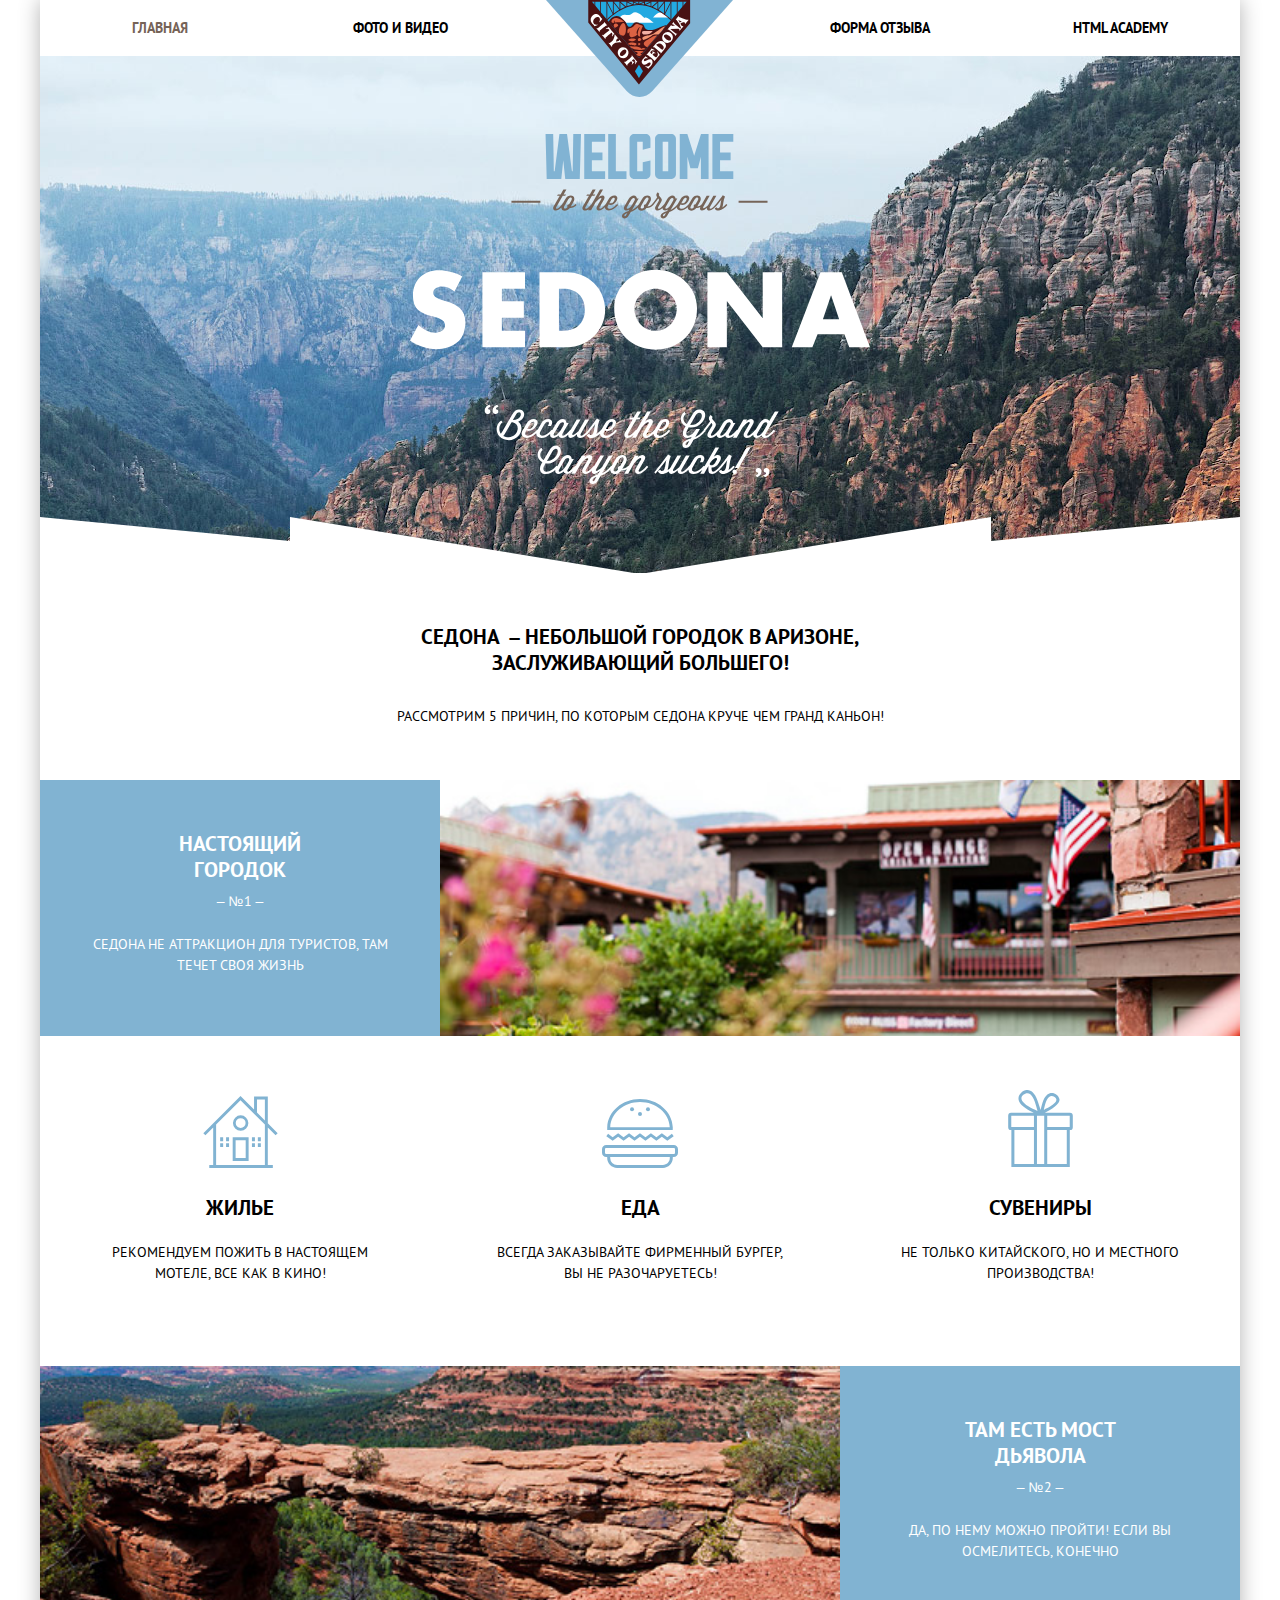
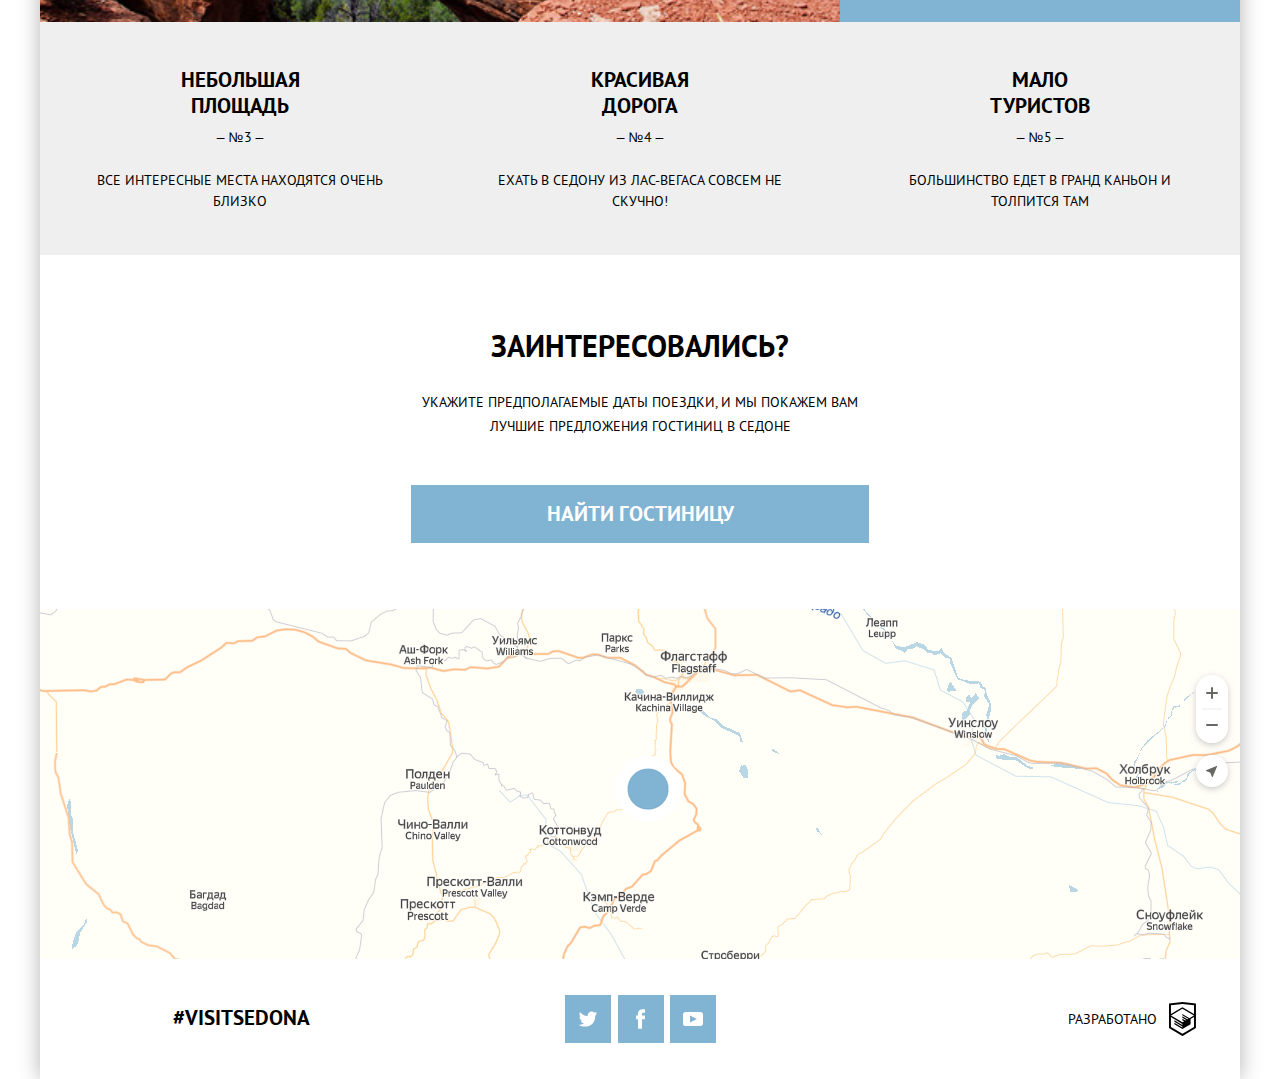
<file: index.html>
<!DOCTYPE HTML><html lang="ru"><head><meta charset="utf-8"><meta name="viewport" content="width=device-width,initial-scale=1"><title>Sedona</title><link rel="stylesheet" href="css/style.min.css"><link rel="preload" href="fonts/ptsans.woff2" as="font"><link rel="preload" href="fonts/ptsansbold.woff2" as="font"><script src="js/picturefill.min.js"></script></head><body><div style="display: none"><svg xmlns="http://www.w3.org/2000/svg" xmlns:xlink="http://www.w3.org/1999/xlink"><symbol id="sprite-icon-facebook" viewbox="0 0 8.672 18.944"><path d="M6.275 3.356h2.398V0H5.795C2.656.181 1.54 2.387 1.948 6.114H0v3.518h1.959v9.312h3.837V9.632h2.857V6.114H5.787c-.022-1.045-.037-2.405.488-2.758z"></path></symbol><symbol id="sprite-icon-like" viewbox="0 0 22 20"><path d="M12.383 3.646l-.637 2.929L11.219 9H19.9v2l.001.058L17 18H8V8.029l.014-.015 4.369-4.368M2 10v8-8M13.2 0L6.6 6.6c-.4.3-.6.8-.6 1.4v10c0 1.1.9 2 2 2h9c.8 0 1.5-.5 1.8-1.2l3-7.1c.1-.2.1-.5.1-.7V9h.1c0-1.1-.9-2-2-2h-6.3l1-4.6v-.3c0-.4-.2-.8-.4-1.1l-1.1-1zM4 8H0v12h4V8zm18 1v.044V9z"></path></symbol><symbol id="sprite-icon-mail" viewbox="0 0 16 16"><path d="M8 10c-.266 0-.5-.094-1-.336L0 6v7c0 .55.45 1 1 1h14c.55 0 1-.45 1-1V6L9 9.664c-.5.242-.734.336-1 .336zm7-8H1c-.55 0-1 .45-1 1v.758l8 4.205 8-4.205V3c0-.55-.45-1-1-1z"></path></symbol><symbol id="sprite-icon-phone" viewbox="0 0 18 18"><path fill="#010101" d="M3.6 7.8c1.4 2.8 3.8 5.1 6.6 6.6l2.2-2.2c.3-.3.699-.4 1-.2 1.1.4 2.3.6 3.6.6.6 0 1 .4 1 1V17c0 .6-.4 1-1 1C7.6 18 0 10.4 0 1c0-.6.4-1 1-1h3.5c.6 0 1 .4 1 1 0 1.2.2 2.4.6 3.6.1.3 0 .7-.2 1L3.6 7.8z"></path></symbol><symbol id="sprite-icon-twitter" viewbox="0 0 17.5 14.663"><path fill-rule="evenodd" clip-rule="evenodd" d="M11.283.153c1.736-.484 3.074.264 3.685 1.15.694-.225 1.372-.47 2.072-.69-.004.841-.538 1.478-.883 1.728.704.165 1.343-.481 1.343-.481-.175.977-1.035 1.746-1.611 1.977-.239 6.592-3.272 10.956-10.382 10.823h-.46c-.422 0-4.29-.45-5.047-1.843 2.341.192 4.011-.412 4.835-1.15-.989-.293-2.761-.464-3.07-2.881.362.105.583.223 1.228.117C1.757 8.067.385 7.366.461 5.218c.294.319 1.1.523 1.381.461C1.117 5.444-.188 2.398.921.843 2.794 2.655 4.769 4.364 8.29 4.528c.216-2.24 1.171-3.74 2.993-4.375z"></path></symbol><symbol id="sprite-icon-video-fullscreen" viewbox="0 0 20 20"><g><path d="M0 0v6h3V3h3V0H3zM3 14H0v6h6v-3H3zM17 0h-3v3h3v3h3V0zM17 17h-3v3h6v-6h-3z"></path></g></symbol><symbol id="sprite-icon-video-replay" viewbox="0 0 16 20"><path d="M8 4V0L3 5l5 5V6c3.315 0 6 2.686 6 6s-2.685 6-6 6-6-2.686-6-6H0c0 4.42 3.58 8 8 8s8-3.58 8-8-3.58-8-8-8z"></path></symbol><symbol id="sprite-icon-video-subtitles" viewbox="0 0 32 20"><path d="M29 0H3C1.35 0 0 1.35 0 3v14c0 1.65 1.35 3 3 3h26c1.65 0 3-1.35 3-3V3c0-1.65-1.35-3-3-3zM14.403 15.854a8.61 8.61 0 0 1-1.678.164 5.986 5.986 0 0 1-1.976-.323c-.623-.214-1.172-.562-1.646-1.041s-.852-1.103-1.133-1.868c-.28-.766-.419-1.695-.419-2.786 0-1.134.157-2.085.471-2.851.315-.768.723-1.384 1.224-1.854a4.53 4.53 0 0 1 1.679-1.008 5.86 5.86 0 0 1 1.852-.307c.66 0 1.22.045 1.678.134.457.087.835.192 1.133.313l-.448 1.92a3.332 3.332 0 0 0-.902-.265A8.244 8.244 0 0 0 12.973 6c-.915 0-1.649.325-2.206.977-.558.651-.836 1.663-.836 3.031 0 .598.067 1.142.199 1.632.132.493.334.913.603 1.26.271.349.607.619 1.01.812.402.193.867.29 1.396.29.496 0 .915-.049 1.257-.148.342-.099.639-.227.893-.38l.463 1.841c-.354.249-.803.43-1.349.539zm8.698 0a8.618 8.618 0 0 1-1.678.164 5.986 5.986 0 0 1-1.976-.323c-.623-.214-1.172-.562-1.646-1.041s-.852-1.103-1.133-1.868c-.281-.767-.421-1.695-.421-2.786 0-1.134.157-2.085.471-2.851.314-.768.723-1.384 1.223-1.854a4.526 4.526 0 0 1 1.68-1.008 5.858 5.858 0 0 1 1.851-.307c.661 0 1.221.045 1.678.134a6.05 6.05 0 0 1 1.133.313l-.446 1.918a3.314 3.314 0 0 0-.901-.265A8.569 8.569 0 0 0 21.67 6c-.915 0-1.649.325-2.206.977-.558.651-.836 1.663-.836 3.031 0 .598.067 1.142.199 1.632.132.493.334.913.603 1.26.271.349.606.619 1.009.812.402.193.868.29 1.396.29.497 0 .915-.049 1.257-.148.342-.099.64-.227.894-.38l.463 1.841c-.353.249-.803.43-1.348.539z"></path></symbol><symbol id="sprite-icon-youtube" viewbox="0 0 19.979 14.015"><path d="M17.145 0H2.835A2.842 2.842 0 0 0 0 2.835v8.345a2.842 2.842 0 0 0 2.835 2.835h14.31a2.842 2.842 0 0 0 2.835-2.835V2.835A2.844 2.844 0 0 0 17.145 0zM7.036 10.392V3.623l6.769 3.384-6.769 3.385z"></path></symbol><symbol id="sprite-logo-htmlacademy" viewbox="0 0 26.943 34.09"><path d="M13.62.017L13.472 0 0 1.412v24.661l13.473 8.017 13.43-7.99.042-.025V1.412L13.62.017zm11.399 12.11L13.495 5.334l-.001-.104-.087.05-.088-.056v.109L1.925 12.118V3.147l11.548-1.212L25.02 3.147v8.98zm-11.614-5.34L24.923 13.5l-4.479 2.64-7.093-4.221-.014 1.415 5.904 3.513-.86.507-5.03-2.992-.014 1.415 3.827 2.275-.782.523-3.031-1.787-.014 1.413 1.853 1.091-1.8 1.081-11.356-6.751 11.371-6.835zm-11.48 8.34l11.411 6.791.016 1.044-7.942-4.728-.015 1.416 7.979 4.795.018 1.076-7.973-4.74-.013 1.414 8.021 4.822.046.025 8.143-4.872-.011-5.177 3.415-2.036v10.021L13.472 31.85 1.925 24.979v-9.852z"></path></symbol></svg></div><div class="page-container"><header class="page-header"><a class="page-header__link-home" href=""><picture><source media="(min-width: 1200px)" srcset="img/logo-sedona-desktop.svg"><source media="(min-width: 768px)" srcset="img/logo-sedona-tablet.svg"><img class="page-header__logo-img" src="img/logo-sedona-mobile.svg" width="102" height="83" alt="Логотип Седоны"></picture></a><nav class="page-header__site-nav site-nav"><button class="site-nav__toggle" type="button"><span class="visually-hidden">Открыть меню</span></button><ul class="site-nav__list site-nav__list--nojs"><li class="site-nav__item"><a href="" class="site-nav__link site-nav__link--active">Главная</a></li><li class="site-nav__item"><a href="gallery.html" class="site-nav__link">Фото и видео</a></li><li class="site-nav__item"><a href="form.html" class="site-nav__link">Форма отзыва</a></li><li class="site-nav__item"><a href="https://htmlacademy.ru/" class="site-nav__link">HTMl Academy</a></li></ul></nav></header><main class="page-main"><section class="page-main__welcome-image welcome-image welcome-image--index"><h1 class="visually-hidden">Седона</h1><img class="welcome-image__text welcome-image__text--index" src="img/text-sedona-index.svg" width="320" height="389" alt="Добро пожаловать в Седону!"><picture><source media="(min-width: 1200px)" srcset="img/bg-intro-triangle-desktop.svg"><source media="(min-width: 768px)" srcset="img/bg-intro-triangle-tablet.svg"><img class="welcome-image__triangle" src="img/bg-intro-triangle-mobile.svg" alt=""></picture></section><article class="page-main__advantages advantages"><header class="advantages__list"><h2 class="advantages__title advantages__title--margin advantages__title--main title">Седона&nbsp; &ndash; небольшой городок в&nbsp;Аризоне, заслуживающий большего!</h2><p class="advantages__subtitle advantages__subtitle--tall subtitle">Рассмотрим 5 причин, по которым Седона круче чем Гранд Каньон!</p><img class="advantages__triangle" src="img/bg-triangle.svg" alt=""></header><section class="advantages__item"><div class="advantages__wrapper advantages__wrapper--city"><header class="advantages__box advantages__box--large-padding"><h3 class="advantages__title advantages__title--white title">Настоящий городок</h3><p class="advantages__number advantages__number--white subtitle">&ndash; №1 &ndash;</p><p class="advantages__subtitle advantages__subtitle--white subtitle">Седона не аттракцион для туристов, там течет своя жизнь</p></header><div class="advantages__img-box advantages__img-box--city"></div></div><ul class="advantages__features features"><li class="features__item features__item--housing"><h4 class="features__title title">Жилье</h4><p class="features__subtitle subtitle">Рекомендуем пожить в настоящем мотеле, все как в кино!</p></li><li class="features__item features__item--souvenirs"><h4 class="features__title title">Сувениры</h4><p class="features__subtitle subtitle">Не только китайского, но и местного производства!</p></li><li class="features__item features__item--food"><h4 class="features__title title">Еда</h4><p class="features__subtitle subtitle">Всегда заказывайте фирменный бургер, вы не разочаруетесь!</p></li></ul></section><section class="advantages__item advantages__wrapper advantages__wrapper--bridge"><header class="advantages__box"><h3 class="advantages__title advantages__title--white title">Там есть мост дьявола</h3><p class="advantages__number advantages__number--white subtitle">&ndash; №2 &ndash;</p><p class="advantages__subtitle advantages__subtitle--white subtitle">Да, по нему можно пройти! Если вы осмелитесь, конечно</p></header><div class="advantages__img-box advantages__img-box--bridge"></div></section><section class="advantages__wrapper advantages__wrapper--white"><div class="advantages__box advantages__box--list"><h3 class="advantages__title title">Небольшая площадь</h3><p class="advantages__number subtitle">&ndash; №3 &ndash;</p><p class="advantages__subtitle subtitle">Все интересные места находятся очень близко</p></div><div class="advantages__box advantages__box--list"><h3 class="advantages__title title">Красивая дорога</h3><p class="advantages__number subtitle">&ndash; №4 &ndash;</p><p class="advantages__subtitle subtitle">Ехать в Седону из Лас-Вегаса совсем не скучно!</p></div><div class="advantages__box advantages__box--list"><h3 class="advantages__title title">Мало туристов</h3><p class="advantages__number subtitle">&ndash; №5 &ndash;</p><p class="advantages__subtitle subtitle">Большинство едет в Гранд Каньон и толпится там</p></div></section><section class="page-main__hotels hotels"><h3 class="visually-hidden">Найти гостиницу в Седоне</h3><h3 class="hotels__title title">Заинтересовались?</h3><p class="hotels__subtitle subtitle">Укажите предполагаемые даты поездки, и мы покажем вам лучшие предложения гостиниц в Седоне</p><a href="" class="hotels__link button">Найти гостиницу</a></section><section class="page-main__map map" id="map"></section><h3 class="visually-hidden">Местонахождение седоны</h3></article></main><footer class="page-footer"><div class="page-footer__hashtag"><b class="page-footer__text">#visitsedona</b></div><ul class="page-footer__social social"><li class="social__item"><a href="" class="social__link social__link--twitter" title="Мы в Twitter">Мы в Twitter <svg class="social__icon" width="18px" height="48px"><use xlink:href="#sprite-icon-twitter"></use></svg></a></li><li class="social__item"><a href="" class="social__link social__link--facebook" title="Мы в Facebook">Мы в Facebook <svg class="social__icon" width="9px" height="48px"><use xlink:href="#sprite-icon-facebook"></use></svg></a></li><li class="social__item"><a href="" class="social__link social__link--youtube" title="Мы на Youtube">Мы на Youtube <svg class="social__icon" width="20" height="48px"><use xlink:href="#sprite-icon-youtube"></use></svg></a></li></ul><div class="page-footer__copyright copyright"><p class="copyright__title title">Разработано <a href="" class="copyright__link" title="HTML Academy">HTML Academy <svg class="copyright__logo" xmlns="http://www.w3.org/2000/svg" width="26.943" height="34.09" viewBox="0 0 26.943 34.09" fill="#000000"><path d="M13.62.017L13.472 0 0 1.412v24.661l13.473 8.017 13.43-7.99.042-.025V1.412L13.62.017zm11.399 12.11L13.495 5.334l-.001-.104-.087.05-.088-.056v.109L1.925 12.118V3.147l11.548-1.212L25.02 3.147v8.98zm-11.614-5.34L24.923 13.5l-4.479 2.64-7.093-4.221-.014 1.415 5.904 3.513-.86.507-5.03-2.992-.014 1.415 3.827 2.275-.782.523-3.031-1.787-.014 1.413 1.853 1.091-1.8 1.081-11.356-6.751 11.371-6.835zm-11.48 8.34l11.411 6.791.016 1.044-7.942-4.728-.015 1.416 7.979 4.795.018 1.076-7.973-4.74-.013 1.414 8.021 4.822.046.025 8.143-4.872-.011-5.177 3.415-2.036v10.021L13.472 31.85 1.925 24.979v-9.852z"></path></svg></a></p></div></footer></div><script src="js/menu.min.js"></script><script src="https://api-maps.yandex.ru/2.1/?apikey=<657c3613-3e92-4ed3-84ad-1b334bb57334>&lang=ru_RU" type="text/javascript"></script><script src="js/ymap.min.js"></script><script src="js/svg4everybody.min.js"></script><script>svg4everybody();</script></body></html>
</file>
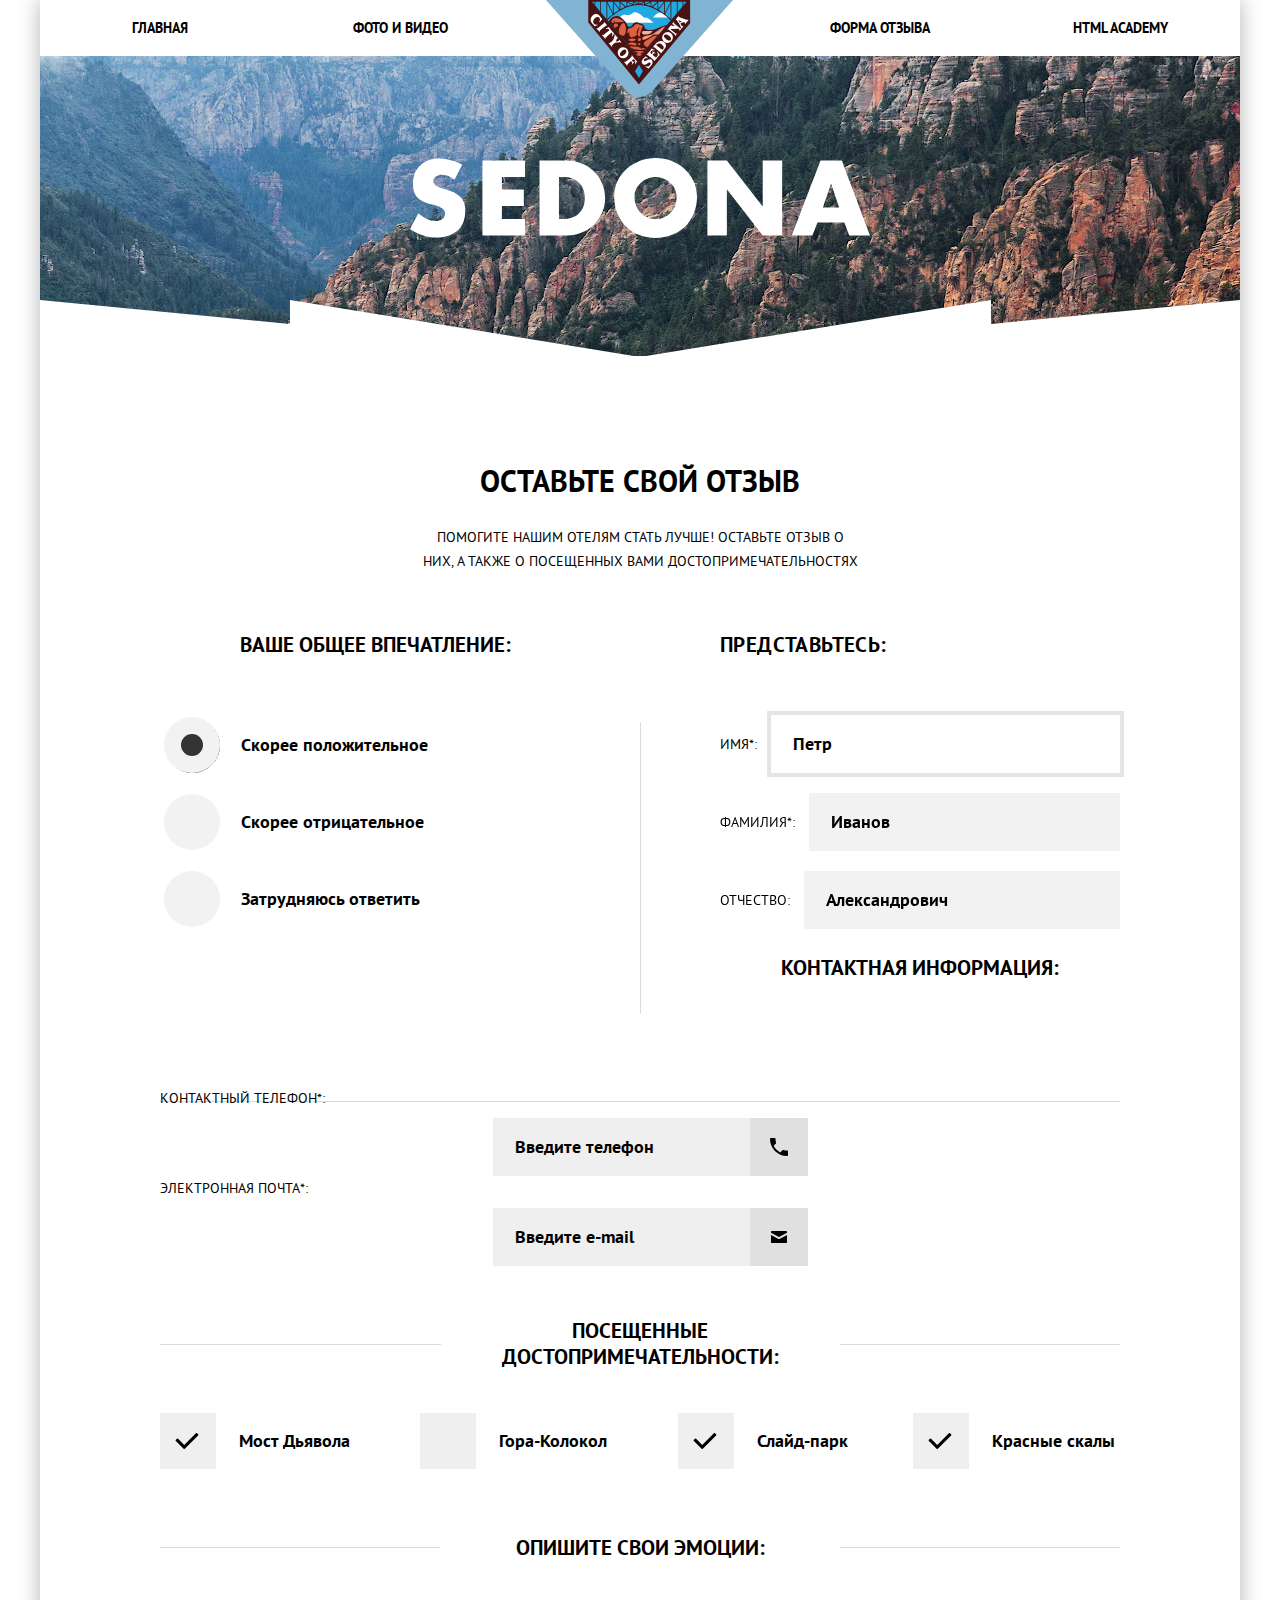
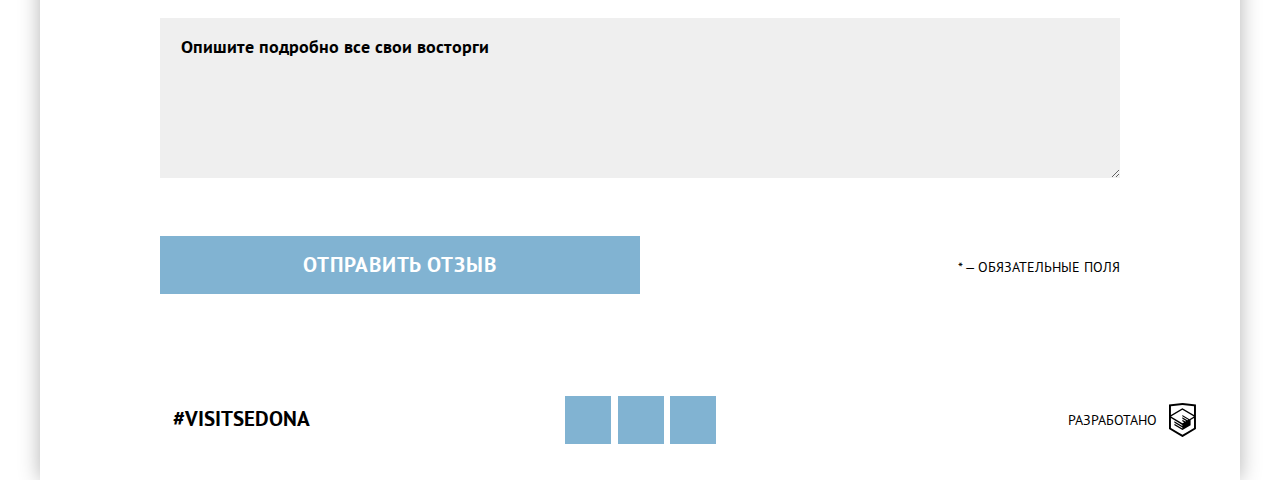
<file: form (2).html>
<!DOCTYPE HTML><html lang="ru"><head><meta charset="utf-8"><meta name="viewport" content="width=device-width,initial-scale=1"><title>Страница отзыва</title><link rel="stylesheet" href="css/style.min.css"></head><body><div style="display: none"><svg xmlns="http://www.w3.org/2000/svg" xmlns:xlink="http://www.w3.org/1999/xlink"><symbol id="sprite-icon-facebook" viewbox="0 0 8.672 18.944"><path d="M6.275 3.356h2.398V0H5.795C2.656.181 1.54 2.387 1.948 6.114H0v3.518h1.959v9.312h3.837V9.632h2.857V6.114H5.787c-.022-1.045-.037-2.405.488-2.758z"></path></symbol><symbol id="sprite-icon-like" viewbox="0 0 22 20"><path d="M12.383 3.646l-.637 2.929L11.219 9H19.9v2l.001.058L17 18H8V8.029l.014-.015 4.369-4.368M2 10v8-8M13.2 0L6.6 6.6c-.4.3-.6.8-.6 1.4v10c0 1.1.9 2 2 2h9c.8 0 1.5-.5 1.8-1.2l3-7.1c.1-.2.1-.5.1-.7V9h.1c0-1.1-.9-2-2-2h-6.3l1-4.6v-.3c0-.4-.2-.8-.4-1.1l-1.1-1zM4 8H0v12h4V8zm18 1v.044V9z"></path></symbol><symbol id="sprite-icon-mail" viewbox="0 0 16 16"><path d="M8 10c-.266 0-.5-.094-1-.336L0 6v7c0 .55.45 1 1 1h14c.55 0 1-.45 1-1V6L9 9.664c-.5.242-.734.336-1 .336zm7-8H1c-.55 0-1 .45-1 1v.758l8 4.205 8-4.205V3c0-.55-.45-1-1-1z"></path></symbol><symbol id="sprite-icon-phone" viewbox="0 0 18 18"><path fill="#010101" d="M3.6 7.8c1.4 2.8 3.8 5.1 6.6 6.6l2.2-2.2c.3-.3.699-.4 1-.2 1.1.4 2.3.6 3.6.6.6 0 1 .4 1 1V17c0 .6-.4 1-1 1C7.6 18 0 10.4 0 1c0-.6.4-1 1-1h3.5c.6 0 1 .4 1 1 0 1.2.2 2.4.6 3.6.1.3 0 .7-.2 1L3.6 7.8z"></path></symbol><symbol id="sprite-icon-twitter" viewbox="0 0 17.5 14.663"><path fill-rule="evenodd" clip-rule="evenodd" d="M11.283.153c1.736-.484 3.074.264 3.685 1.15.694-.225 1.372-.47 2.072-.69-.004.841-.538 1.478-.883 1.728.704.165 1.343-.481 1.343-.481-.175.977-1.035 1.746-1.611 1.977-.239 6.592-3.272 10.956-10.382 10.823h-.46c-.422 0-4.29-.45-5.047-1.843 2.341.192 4.011-.412 4.835-1.15-.989-.293-2.761-.464-3.07-2.881.362.105.583.223 1.228.117C1.757 8.067.385 7.366.461 5.218c.294.319 1.1.523 1.381.461C1.117 5.444-.188 2.398.921.843 2.794 2.655 4.769 4.364 8.29 4.528c.216-2.24 1.171-3.74 2.993-4.375z"></path></symbol><symbol id="sprite-icon-video-fullscreen" viewbox="0 0 20 20"><g><path d="M0 0v6h3V3h3V0H3zM3 14H0v6h6v-3H3zM17 0h-3v3h3v3h3V0zM17 17h-3v3h6v-6h-3z"></path></g></symbol><symbol id="sprite-icon-video-replay" viewbox="0 0 16 20"><path d="M8 4V0L3 5l5 5V6c3.315 0 6 2.686 6 6s-2.685 6-6 6-6-2.686-6-6H0c0 4.42 3.58 8 8 8s8-3.58 8-8-3.58-8-8-8z"></path></symbol><symbol id="sprite-icon-video-subtitles" viewbox="0 0 32 20"><path d="M29 0H3C1.35 0 0 1.35 0 3v14c0 1.65 1.35 3 3 3h26c1.65 0 3-1.35 3-3V3c0-1.65-1.35-3-3-3zM14.403 15.854a8.61 8.61 0 0 1-1.678.164 5.986 5.986 0 0 1-1.976-.323c-.623-.214-1.172-.562-1.646-1.041s-.852-1.103-1.133-1.868c-.28-.766-.419-1.695-.419-2.786 0-1.134.157-2.085.471-2.851.315-.768.723-1.384 1.224-1.854a4.53 4.53 0 0 1 1.679-1.008 5.86 5.86 0 0 1 1.852-.307c.66 0 1.22.045 1.678.134.457.087.835.192 1.133.313l-.448 1.92a3.332 3.332 0 0 0-.902-.265A8.244 8.244 0 0 0 12.973 6c-.915 0-1.649.325-2.206.977-.558.651-.836 1.663-.836 3.031 0 .598.067 1.142.199 1.632.132.493.334.913.603 1.26.271.349.607.619 1.01.812.402.193.867.29 1.396.29.496 0 .915-.049 1.257-.148.342-.099.639-.227.893-.38l.463 1.841c-.354.249-.803.43-1.349.539zm8.698 0a8.618 8.618 0 0 1-1.678.164 5.986 5.986 0 0 1-1.976-.323c-.623-.214-1.172-.562-1.646-1.041s-.852-1.103-1.133-1.868c-.281-.767-.421-1.695-.421-2.786 0-1.134.157-2.085.471-2.851.314-.768.723-1.384 1.223-1.854a4.526 4.526 0 0 1 1.68-1.008 5.858 5.858 0 0 1 1.851-.307c.661 0 1.221.045 1.678.134a6.05 6.05 0 0 1 1.133.313l-.446 1.918a3.314 3.314 0 0 0-.901-.265A8.569 8.569 0 0 0 21.67 6c-.915 0-1.649.325-2.206.977-.558.651-.836 1.663-.836 3.031 0 .598.067 1.142.199 1.632.132.493.334.913.603 1.26.271.349.606.619 1.009.812.402.193.868.29 1.396.29.497 0 .915-.049 1.257-.148.342-.099.64-.227.894-.38l.463 1.841c-.353.249-.803.43-1.348.539z"></path></symbol><symbol id="sprite-icon-youtube" viewbox="0 0 19.979 14.015"><path d="M17.145 0H2.835A2.842 2.842 0 0 0 0 2.835v8.345a2.842 2.842 0 0 0 2.835 2.835h14.31a2.842 2.842 0 0 0 2.835-2.835V2.835A2.844 2.844 0 0 0 17.145 0zM7.036 10.392V3.623l6.769 3.384-6.769 3.385z"></path></symbol><symbol id="sprite-logo-htmlacademy" viewbox="0 0 26.943 34.09"><path d="M13.62.017L13.472 0 0 1.412v24.661l13.473 8.017 13.43-7.99.042-.025V1.412L13.62.017zm11.399 12.11L13.495 5.334l-.001-.104-.087.05-.088-.056v.109L1.925 12.118V3.147l11.548-1.212L25.02 3.147v8.98zm-11.614-5.34L24.923 13.5l-4.479 2.64-7.093-4.221-.014 1.415 5.904 3.513-.86.507-5.03-2.992-.014 1.415 3.827 2.275-.782.523-3.031-1.787-.014 1.413 1.853 1.091-1.8 1.081-11.356-6.751 11.371-6.835zm-11.48 8.34l11.411 6.791.016 1.044-7.942-4.728-.015 1.416 7.979 4.795.018 1.076-7.973-4.74-.013 1.414 8.021 4.822.046.025 8.143-4.872-.011-5.177 3.415-2.036v10.021L13.472 31.85 1.925 24.979v-9.852z"></path></symbol></svg></div><div class="page-container"><header class="page-header"><a class="page-header__link-home" href=""><picture><source media="(min-width: 1200px)" srcset="img/logo-sedona-desktop.svg"><source media="(min-width: 768px)" srcset="img/logo-sedona-tablet.svg"><img class="page-header__logo-img" src="img/logo-sedona-mobile.svg" width="102" height="83" alt="Логотип Седоны"></picture></a><nav class="page-header__site-nav site-nav"><button class="site-nav__toggle site-nav__toggle--opened" type="button"><span class="visually-hidden">Открыть меню</span></button><ul class="site-nav__list site-nav__list--opened"><li class="site-nav__item"><a href="" class="site-nav__link">Главная</a></li><li class="site-nav__item"><a href="" class="site-nav__link">Фото и видео</a></li><li class="site-nav__item"><a href="" class="site-nav__link">Форма отзыва</a></li><li class="site-nav__item"><a href="" class="site-nav__link">HTMl Academy</a></li></ul></nav></header><main class="page-main page-main--form"><section class="page-main__welcome-image welcome-image"><h1 class="visually-hidden">Седона</h1><img class="welcome-image__text" src="img/text-sedona.svg" width="320" height="389" alt="Добро пожаловать в Седону!"><picture><source media="(min-width: 1200px)" srcset="img/bg-intro-triangle-desktop.svg"><source media="(min-width: 768px)" srcset="img/bg-intro-triangle-tablet.svg"><img class="welcome-image__triangle" src="img/bg-intro-triangle-mobile.svg" alt="" width="320px" heigth="26px"></picture></section><article class="page-main__feedback feedback"><section class="feedback__intro"><h2 class="visually-hidden">Форма отзыва</h2><h3 class="feedback__title title">Оставьте свой отзыв</h3><p class="feedback__subtitle subtitle">Помогите нашим отелям стать лучше! Оставьте отзыв о них, а также о посещенных вами достопримечательностях</p></section><form class="feedback__form"><h3 class="visually-hidden">Поля для заполнения формы</h3><fieldset class="feedback__author author-field"><legend class="author-field__title title">Представьтесь:</legend><label class="author-field__label subtitle" for="name">Имя*: <input class="author-field__input author-field__input--name" type="text" name="name" id="name" placeholder="Петр" autofocus="" required=""></label> <label class="author-field__label subtitle" for="lastname">Фамилия*: <input class="author-field__input author-field__input--lastname" type="text" name="lastname" id="lastname" placeholder="Иванов" required=""></label> <label class="author-field__label subtitle" for="patronymic">Отчество: <input class="author-field__input author-field__input--patronymic" type="text" name="patronymic" id="patronymic" placeholder="Александрович" required=""></label></fieldset><fieldset class="feedback__contacts contacts-field"><legend class="contacts-field__title title">Контактная информация:</legend><label class="contacts-field__label subtitle">Контактный телефон*: <input class="contacts-field__input contacts-field__input--phone" type="tel" name="phone-number" placeholder="Введите телефон" required=""> <svg class="contacts-field__icon contacts-field__icon--phone" width="18px" height="18px"><use xlink:href="#sprite-icon-phone"></use></svg></label> <label class="contacts-field__label subtitle">Электронная почта*: <input class="contacts-field__input contacts-field__input--email" type="email" name="email" placeholder="Введите e-mail" required=""> <svg class="contacts-field__icon contacts-field__icon--email" width="16px" height="16px"><use xlink:href="#sprite-icon-mail"></use></svg></label></fieldset><fieldset class="feedback__impression impression-field"><legend class="impression-field__title title">Ваше общее впечатление:</legend><input class="impression-field__input" type="radio" name="impression" id="impressionChoice1" value="positive" checked=""> <label class="impression-field__label title" for="impressionChoice1">Скорее положительное</label> <input class="impression-field__input" type="radio" name="impression" id="impressionChoice2" value="negative"> <label class="impression-field__label title" for="impressionChoice2">Скорее отрицательное</label> <input class="impression-field__input" type="radio" name="impression" id="impressionChoice3" value="difficult"> <label class="impression-field__label title" for="impressionChoice3">Затрудняюсь ответить</label></fieldset><div class="feedback__attractions attractions-field"><legend class="attractions-field__title title">Посещенные<br>достопримечательности:</legend><div class="attractions-field__container"><div class="attractions-field__wrapper"><input class="attractions-field__input" type="checkbox" id="bridge" name="attractions" checked=""> <label class="attractions-field__label title" for="bridge">Мост Дьявола</label></div><div class="attractions-field__wrapper"><input class="attractions-field__input" type="checkbox" id="park" name="attractions" checked=""> <label class="attractions-field__label title" for="park">Слайд-парк</label></div><div class="attractions-field__wrapper"><input class="attractions-field__input" type="checkbox" id="mountain" name="attractions"> <label class="attractions-field__label title" for="mountain">Гора-Колокол</label></div><div class="attractions-field__wrapper"><input class="attractions-field__input" type="checkbox" id="rocks" name="attractions" checked=""> <label class="attractions-field__label title" for="rocks">Красные скалы</label></div></div></div><div class="feedback__emotions emotions-field"><legend class="emotions-field__title title">Опишите свои эмоции:</legend><textarea class="emotions-field__input" name="emotions" cols="40" rows="8">Опишите подробно все свои восторги</textarea></div><input class="feedback__submit button" type="submit" value="Отправить отзыв"><p class="feedback__note">* &ndash; Обязательные поля</p><section class="modal modal--error"><h3 class="modal__title title">Что-то пошло не так!</h3><p class="modal__subtitle subtitle">Проверьте поля, выделенные красным, скорее всего вы забыли их заполнить</p><div class="modal__wrapper-button modal__wrapper-button--error"><button class="modal__return button" type="button">ОК</button></div></section><section class="modal modal--correct"><h3 class="modal__title title">Ваш отзыв отправлен!</h3><p class="modal__subtitle modal__subtitle--correct subtitle">Спасибо за ваше участие, ваш отзыв уже поступил к нам.<br>В ближайшее время мы опубликуем его на сайте</p><div class="modal__wrapper-button modal__wrapper-button--correct"><button class="modal__submit button" type="button">Закрыть окно</button></div></section></form></article></main><footer class="page-footer"><div class="page-footer__hashtag"><b class="page-footer__text">#visitsedona</b></div><ul class="page-footer__social social"><li class="social__item"><a href="" class="social__link social__link--twitter" title="Мы в Twitter">Мы в Twitter</a></li><li class="social__item"><a href="" class="social__link social__link--facebook" title="Мы в Facebook">Мы в Facebook</a></li><li class="social__item"><a href="" class="social__link social__link--youtube" title="Мы на Youtube">Мы на Youtube</a></li></ul><div class="page-footer__copyright copyright"><p class="copyright__title title">Разработано <a href="" class="copyright__link" title="HTML Academy">HTML Academy <svg class="copyright__logo" xmlns="http://www.w3.org/2000/svg" width="26.943" height="34.09" viewBox="0 0 26.943 34.09" fill="#000000"><path d="M13.62.017L13.472 0 0 1.412v24.661l13.473 8.017 13.43-7.99.042-.025V1.412L13.62.017zm11.399 12.11L13.495 5.334l-.001-.104-.087.05-.088-.056v.109L1.925 12.118V3.147l11.548-1.212L25.02 3.147v8.98zm-11.614-5.34L24.923 13.5l-4.479 2.64-7.093-4.221-.014 1.415 5.904 3.513-.86.507-5.03-2.992-.014 1.415 3.827 2.275-.782.523-3.031-1.787-.014 1.413 1.853 1.091-1.8 1.081-11.356-6.751 11.371-6.835zm-11.48 8.34l11.411 6.791.016 1.044-7.942-4.728-.015 1.416 7.979 4.795.018 1.076-7.973-4.74-.013 1.414 8.021 4.822.046.025 8.143-4.872-.011-5.177 3.415-2.036v10.021L13.472 31.85 1.925 24.979v-9.852z"></path></svg></a></p></div></footer></div></body></html>
</file>
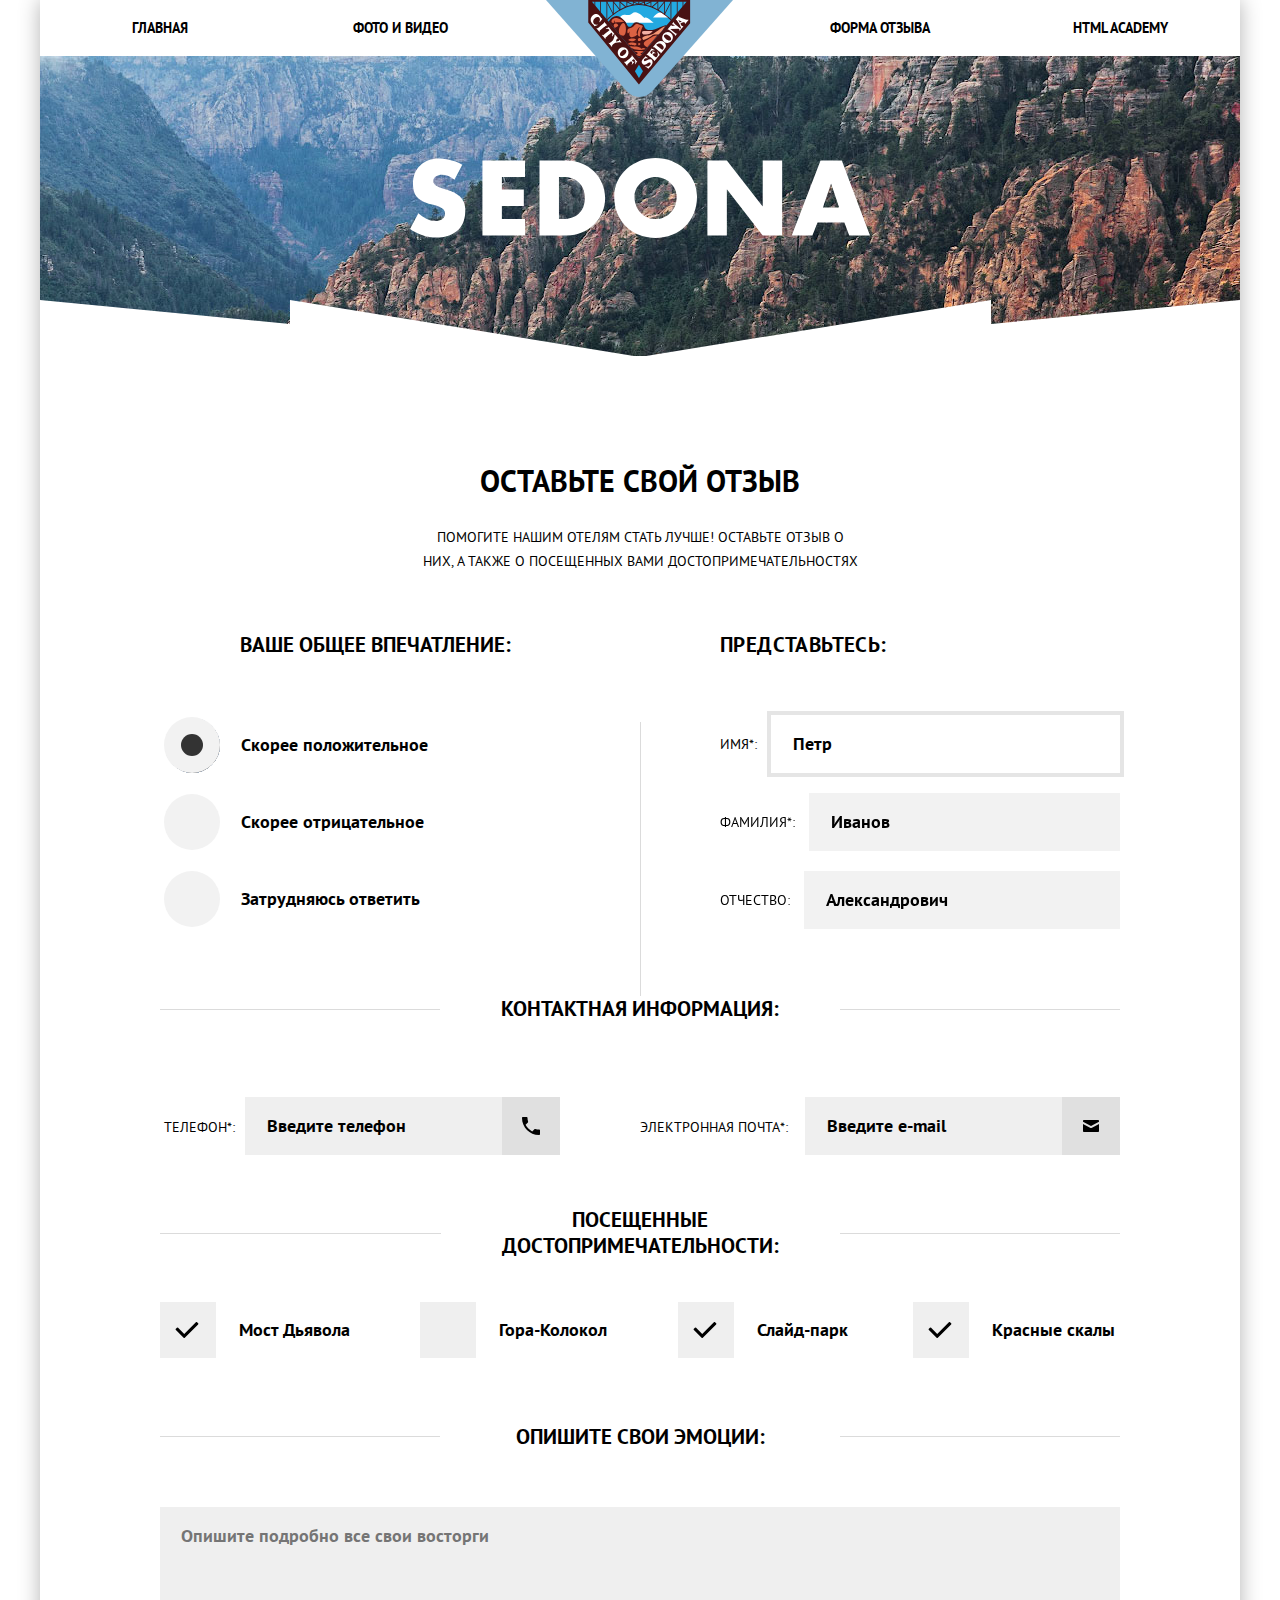
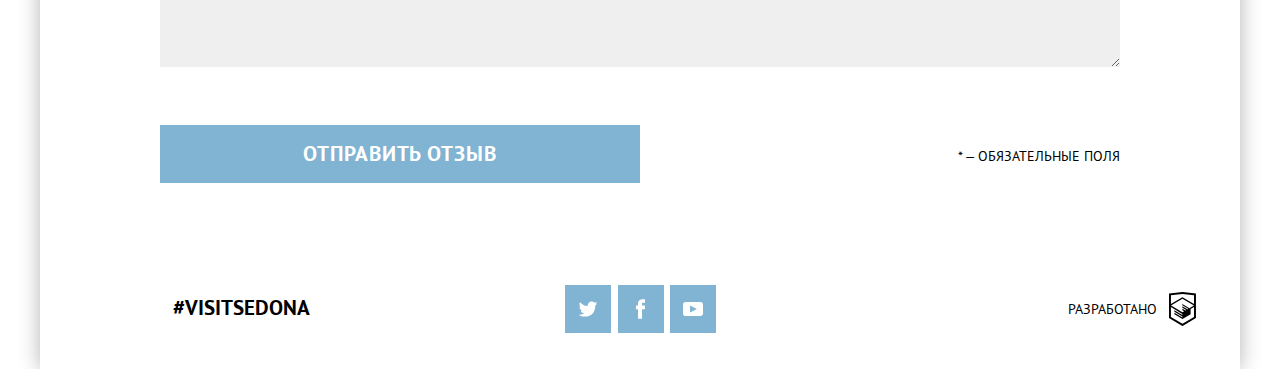
<file: form.html>
<!DOCTYPE HTML><html lang="ru"><head><meta charset="utf-8"><meta name="viewport" content="width=device-width,initial-scale=1"><title>Страница отзыва</title><link rel="stylesheet" href="css/style.min.css"><link rel="preload" href="fonts/ptsans.woff2" as="font"><link rel="preload" href="fonts/ptsansbold.woff2" as="font"><script src="js/picturefill.min.js"></script></head><body><div style="display: none"><svg xmlns="http://www.w3.org/2000/svg" xmlns:xlink="http://www.w3.org/1999/xlink"><symbol id="sprite-icon-facebook" viewbox="0 0 8.672 18.944"><path d="M6.275 3.356h2.398V0H5.795C2.656.181 1.54 2.387 1.948 6.114H0v3.518h1.959v9.312h3.837V9.632h2.857V6.114H5.787c-.022-1.045-.037-2.405.488-2.758z"></path></symbol><symbol id="sprite-icon-like" viewbox="0 0 22 20"><path d="M12.383 3.646l-.637 2.929L11.219 9H19.9v2l.001.058L17 18H8V8.029l.014-.015 4.369-4.368M2 10v8-8M13.2 0L6.6 6.6c-.4.3-.6.8-.6 1.4v10c0 1.1.9 2 2 2h9c.8 0 1.5-.5 1.8-1.2l3-7.1c.1-.2.1-.5.1-.7V9h.1c0-1.1-.9-2-2-2h-6.3l1-4.6v-.3c0-.4-.2-.8-.4-1.1l-1.1-1zM4 8H0v12h4V8zm18 1v.044V9z"></path></symbol><symbol id="sprite-icon-mail" viewbox="0 0 16 16"><path d="M8 10c-.266 0-.5-.094-1-.336L0 6v7c0 .55.45 1 1 1h14c.55 0 1-.45 1-1V6L9 9.664c-.5.242-.734.336-1 .336zm7-8H1c-.55 0-1 .45-1 1v.758l8 4.205 8-4.205V3c0-.55-.45-1-1-1z"></path></symbol><symbol id="sprite-icon-phone" viewbox="0 0 18 18"><path fill="#010101" d="M3.6 7.8c1.4 2.8 3.8 5.1 6.6 6.6l2.2-2.2c.3-.3.699-.4 1-.2 1.1.4 2.3.6 3.6.6.6 0 1 .4 1 1V17c0 .6-.4 1-1 1C7.6 18 0 10.4 0 1c0-.6.4-1 1-1h3.5c.6 0 1 .4 1 1 0 1.2.2 2.4.6 3.6.1.3 0 .7-.2 1L3.6 7.8z"></path></symbol><symbol id="sprite-icon-twitter" viewbox="0 0 17.5 14.663"><path fill-rule="evenodd" clip-rule="evenodd" d="M11.283.153c1.736-.484 3.074.264 3.685 1.15.694-.225 1.372-.47 2.072-.69-.004.841-.538 1.478-.883 1.728.704.165 1.343-.481 1.343-.481-.175.977-1.035 1.746-1.611 1.977-.239 6.592-3.272 10.956-10.382 10.823h-.46c-.422 0-4.29-.45-5.047-1.843 2.341.192 4.011-.412 4.835-1.15-.989-.293-2.761-.464-3.07-2.881.362.105.583.223 1.228.117C1.757 8.067.385 7.366.461 5.218c.294.319 1.1.523 1.381.461C1.117 5.444-.188 2.398.921.843 2.794 2.655 4.769 4.364 8.29 4.528c.216-2.24 1.171-3.74 2.993-4.375z"></path></symbol><symbol id="sprite-icon-video-fullscreen" viewbox="0 0 20 20"><g><path d="M0 0v6h3V3h3V0H3zM3 14H0v6h6v-3H3zM17 0h-3v3h3v3h3V0zM17 17h-3v3h6v-6h-3z"></path></g></symbol><symbol id="sprite-icon-video-replay" viewbox="0 0 16 20"><path d="M8 4V0L3 5l5 5V6c3.315 0 6 2.686 6 6s-2.685 6-6 6-6-2.686-6-6H0c0 4.42 3.58 8 8 8s8-3.58 8-8-3.58-8-8-8z"></path></symbol><symbol id="sprite-icon-video-subtitles" viewbox="0 0 32 20"><path d="M29 0H3C1.35 0 0 1.35 0 3v14c0 1.65 1.35 3 3 3h26c1.65 0 3-1.35 3-3V3c0-1.65-1.35-3-3-3zM14.403 15.854a8.61 8.61 0 0 1-1.678.164 5.986 5.986 0 0 1-1.976-.323c-.623-.214-1.172-.562-1.646-1.041s-.852-1.103-1.133-1.868c-.28-.766-.419-1.695-.419-2.786 0-1.134.157-2.085.471-2.851.315-.768.723-1.384 1.224-1.854a4.53 4.53 0 0 1 1.679-1.008 5.86 5.86 0 0 1 1.852-.307c.66 0 1.22.045 1.678.134.457.087.835.192 1.133.313l-.448 1.92a3.332 3.332 0 0 0-.902-.265A8.244 8.244 0 0 0 12.973 6c-.915 0-1.649.325-2.206.977-.558.651-.836 1.663-.836 3.031 0 .598.067 1.142.199 1.632.132.493.334.913.603 1.26.271.349.607.619 1.01.812.402.193.867.29 1.396.29.496 0 .915-.049 1.257-.148.342-.099.639-.227.893-.38l.463 1.841c-.354.249-.803.43-1.349.539zm8.698 0a8.618 8.618 0 0 1-1.678.164 5.986 5.986 0 0 1-1.976-.323c-.623-.214-1.172-.562-1.646-1.041s-.852-1.103-1.133-1.868c-.281-.767-.421-1.695-.421-2.786 0-1.134.157-2.085.471-2.851.314-.768.723-1.384 1.223-1.854a4.526 4.526 0 0 1 1.68-1.008 5.858 5.858 0 0 1 1.851-.307c.661 0 1.221.045 1.678.134a6.05 6.05 0 0 1 1.133.313l-.446 1.918a3.314 3.314 0 0 0-.901-.265A8.569 8.569 0 0 0 21.67 6c-.915 0-1.649.325-2.206.977-.558.651-.836 1.663-.836 3.031 0 .598.067 1.142.199 1.632.132.493.334.913.603 1.26.271.349.606.619 1.009.812.402.193.868.29 1.396.29.497 0 .915-.049 1.257-.148.342-.099.64-.227.894-.38l.463 1.841c-.353.249-.803.43-1.348.539z"></path></symbol><symbol id="sprite-icon-youtube" viewbox="0 0 19.979 14.015"><path d="M17.145 0H2.835A2.842 2.842 0 0 0 0 2.835v8.345a2.842 2.842 0 0 0 2.835 2.835h14.31a2.842 2.842 0 0 0 2.835-2.835V2.835A2.844 2.844 0 0 0 17.145 0zM7.036 10.392V3.623l6.769 3.384-6.769 3.385z"></path></symbol><symbol id="sprite-logo-htmlacademy" viewbox="0 0 26.943 34.09"><path d="M13.62.017L13.472 0 0 1.412v24.661l13.473 8.017 13.43-7.99.042-.025V1.412L13.62.017zm11.399 12.11L13.495 5.334l-.001-.104-.087.05-.088-.056v.109L1.925 12.118V3.147l11.548-1.212L25.02 3.147v8.98zm-11.614-5.34L24.923 13.5l-4.479 2.64-7.093-4.221-.014 1.415 5.904 3.513-.86.507-5.03-2.992-.014 1.415 3.827 2.275-.782.523-3.031-1.787-.014 1.413 1.853 1.091-1.8 1.081-11.356-6.751 11.371-6.835zm-11.48 8.34l11.411 6.791.016 1.044-7.942-4.728-.015 1.416 7.979 4.795.018 1.076-7.973-4.74-.013 1.414 8.021 4.822.046.025 8.143-4.872-.011-5.177 3.415-2.036v10.021L13.472 31.85 1.925 24.979v-9.852z"></path></symbol></svg></div><div class="page-container"><header class="page-header"><a class="page-header__link-home" href=""><picture><source media="(min-width: 1200px)" srcset="img/logo-sedona-desktop.svg"><source media="(min-width: 768px)" srcset="img/logo-sedona-tablet.svg"><img class="page-header__logo-img" src="img/logo-sedona-mobile.svg" width="102" height="83" alt="Логотип Седоны"></picture></a><nav class="page-header__site-nav site-nav"><button class="site-nav__toggle" type="button"><span class="visually-hidden">Открыть меню</span></button><ul class="site-nav__list site-nav__list--nojs"><li class="site-nav__item"><a href="index.html" class="site-nav__link">Главная</a></li><li class="site-nav__item"><a href="gallery.html" class="site-nav__link">Фото и видео</a></li><li class="site-nav__item"><a href="" class="site-nav__link site-nav__link">Форма отзыва</a></li><li class="site-nav__item"><a href="https://htmlacademy.ru/" class="site-nav__link">HTMl Academy</a></li></ul></nav></header><main class="page-main page-main--form"><section class="page-main__welcome-image welcome-image"><h1 class="visually-hidden">Седона</h1><img class="welcome-image__text" src="img/text-sedona.svg" width="320" height="389" alt="Добро пожаловать в Седону!"><picture><source media="(min-width: 1200px)" srcset="img/bg-intro-triangle-desktop.svg"><source media="(min-width: 768px)" srcset="img/bg-intro-triangle-tablet.svg"><img class="welcome-image__triangle" src="img/bg-intro-triangle-mobile.svg" alt="" width="320px" heigth="26px"></picture></section><article class="page-main__feedback feedback"><section class="feedback__intro"><h2 class="visually-hidden">Форма отзыва</h2><h3 class="feedback__title title">Оставьте свой отзыв</h3><p class="feedback__subtitle subtitle">Помогите нашим отелям стать лучше! Оставьте отзыв о них, а также о посещенных вами достопримечательностях</p></section><form class="feedback__form"><h3 class="visually-hidden">Поля для заполнения формы</h3><fieldset class="feedback__author author-field"><legend class="author-field__title title">Представьтесь:</legend><label class="author-field__label subtitle" for="name">Имя*: <input class="author-field__input author-field__input--name" type="text" name="name" id="name" placeholder="Петр" autofocus="" required=""></label> <label class="author-field__label subtitle" for="lastname">Фамилия*: <input class="author-field__input author-field__input--lastname" type="text" name="lastname" id="lastname" placeholder="Иванов" required=""></label> <label class="author-field__label subtitle" for="patronymic">Отчество: <input class="author-field__input author-field__input--patronymic" type="text" name="patronymic" id="patronymic" placeholder="Александрович"></label></fieldset><section class="feedback__contacts contacts-field"><legend class="contacts-field__title title">Контактная информация:</legend><label class="contacts-field__label contacts-field__label--phone subtitle"><span class="contacts-field__text contacts-field__text--phone">Контактный телефон*:</span> <input class="contacts-field__input contacts-field__input--phone" type="tel" name="phone-number" placeholder="Введите телефон" required=""> <svg class="contacts-field__icon contacts-field__icon--phone" width="18px" height="18px"><use xlink:href="#sprite-icon-phone"></use></svg></label> <label class="contacts-field__label contacts-field__label--email subtitle"><span class="contacts-field__text contacts-field__text--email">Электронная почта*:</span> <input class="contacts-field__input contacts-field__input--email" type="email" name="email" placeholder="Введите e-mail" required=""> <svg class="contacts-field__icon contacts-field__icon--email" width="16px" height="16px"><use xlink:href="#sprite-icon-mail"></use></svg></label></section><fieldset class="feedback__impression impression-field"><legend class="impression-field__title title">Ваше общее впечатление:</legend><input class="impression-field__input" type="radio" name="impression" id="impressionChoice1" value="positive" checked=""> <label class="impression-field__label title" for="impressionChoice1">Скорее положительное</label> <input class="impression-field__input" type="radio" name="impression" id="impressionChoice2" value="negative"> <label class="impression-field__label title" for="impressionChoice2">Скорее отрицательное</label> <input class="impression-field__input" type="radio" name="impression" id="impressionChoice3" value="difficult"> <label class="impression-field__label title" for="impressionChoice3">Затрудняюсь ответить</label></fieldset><div class="feedback__attractions attractions-field"><legend class="attractions-field__title title">Посещенные<br>достопримечательности:</legend><div class="attractions-field__container"><div class="attractions-field__wrapper"><input class="attractions-field__input" type="checkbox" id="bridge" name="attractions" checked=""> <label class="attractions-field__label title" for="bridge">Мост Дьявола</label></div><div class="attractions-field__wrapper"><input class="attractions-field__input" type="checkbox" id="park" name="attractions" checked=""> <label class="attractions-field__label title" for="park">Слайд-парк</label></div><div class="attractions-field__wrapper"><input class="attractions-field__input" type="checkbox" id="mountain" name="attractions"> <label class="attractions-field__label title" for="mountain">Гора-Колокол</label></div><div class="attractions-field__wrapper"><input class="attractions-field__input" type="checkbox" id="rocks" name="attractions" checked=""> <label class="attractions-field__label title" for="rocks">Красные скалы</label></div></div></div><div class="feedback__emotions emotions-field"><legend class="emotions-field__title title">Опишите свои эмоции:</legend><textarea class="emotions-field__input" name="emotions" cols="40" rows="8" placeholder="Опишите подробно все свои восторги"></textarea></div><input class="feedback__submit button" type="submit" value="Отправить отзыв"><p class="feedback__note">* &ndash; Обязательные поля</p><section class="modal modal--correct"><h3 class="modal__title modal__title--correct title">Ваш отзыв отправлен!</h3><p class="modal__subtitle modal__subtitle--correct subtitle">Спасибо за ваше участие, ваш отзыв уже поступил к нам.<br>В ближайшее время мы опубликуем его на сайте</p><div class="modal__wrapper-button modal__wrapper-button--correct"><button class="modal__submit button" type="button">Закрыть окно</button></div></section><section class="modal modal--error"><h3 class="modal__title modal__title--error title">Что-то пошло не так!</h3><p class="modal__subtitle subtitle">Проверьте поля, выделенные красным, скорее всего вы забыли их заполнить</p><div class="modal__wrapper-button modal__wrapper-button--error"><button class="modal__return button" type="button">ОК</button></div></section></form></article></main><footer class="page-footer"><div class="page-footer__hashtag"><b class="page-footer__text">#visitsedona</b></div><ul class="page-footer__social social"><li class="social__item"><a href="" class="social__link social__link--twitter" title="Мы в Twitter">Мы в Twitter <svg class="social__icon" width="18px" height="48px"><use xlink:href="#sprite-icon-twitter"></use></svg></a></li><li class="social__item"><a href="" class="social__link social__link--facebook" title="Мы в Facebook">Мы в Facebook <svg class="social__icon" width="9px" height="48px"><use xlink:href="#sprite-icon-facebook"></use></svg></a></li><li class="social__item"><a href="" class="social__link social__link--youtube" title="Мы на Youtube">Мы на Youtube <svg class="social__icon" width="20" height="48px"><use xlink:href="#sprite-icon-youtube"></use></svg></a></li></ul><div class="page-footer__copyright copyright"><p class="copyright__title title">Разработано <a href="" class="copyright__link" title="HTML Academy">HTML Academy <svg class="copyright__logo" xmlns="http://www.w3.org/2000/svg" width="26.943" height="34.09" viewBox="0 0 26.943 34.09" fill="#000000"><path d="M13.62.017L13.472 0 0 1.412v24.661l13.473 8.017 13.43-7.99.042-.025V1.412L13.62.017zm11.399 12.11L13.495 5.334l-.001-.104-.087.05-.088-.056v.109L1.925 12.118V3.147l11.548-1.212L25.02 3.147v8.98zm-11.614-5.34L24.923 13.5l-4.479 2.64-7.093-4.221-.014 1.415 5.904 3.513-.86.507-5.03-2.992-.014 1.415 3.827 2.275-.782.523-3.031-1.787-.014 1.413 1.853 1.091-1.8 1.081-11.356-6.751 11.371-6.835zm-11.48 8.34l11.411 6.791.016 1.044-7.942-4.728-.015 1.416 7.979 4.795.018 1.076-7.973-4.74-.013 1.414 8.021 4.822.046.025 8.143-4.872-.011-5.177 3.415-2.036v10.021L13.472 31.85 1.925 24.979v-9.852z"></path></svg></a></p></div></footer></div><script src="js/menu.min.js"></script><script src="js/modal.min.js"></script><script src="js/svg4everybody.min.js"></script><script>svg4everybody();</script></body></html>
</file>
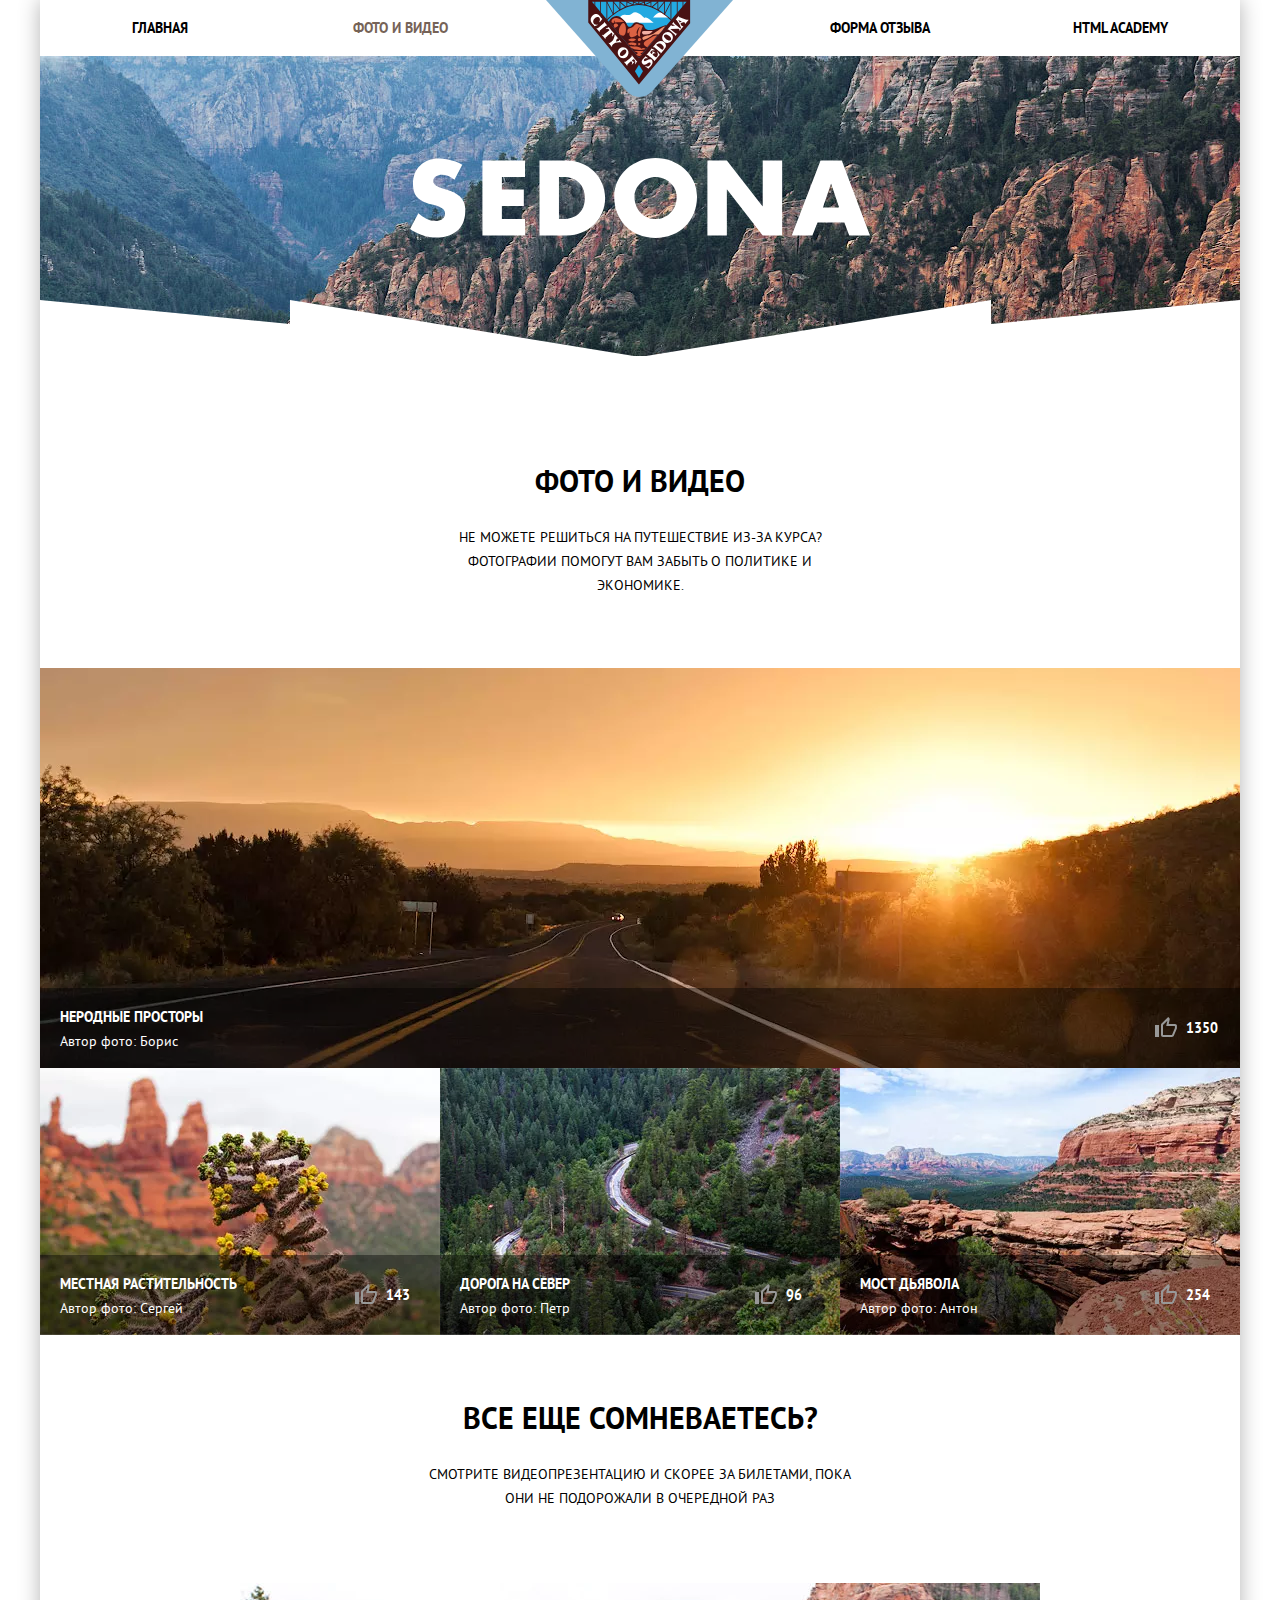
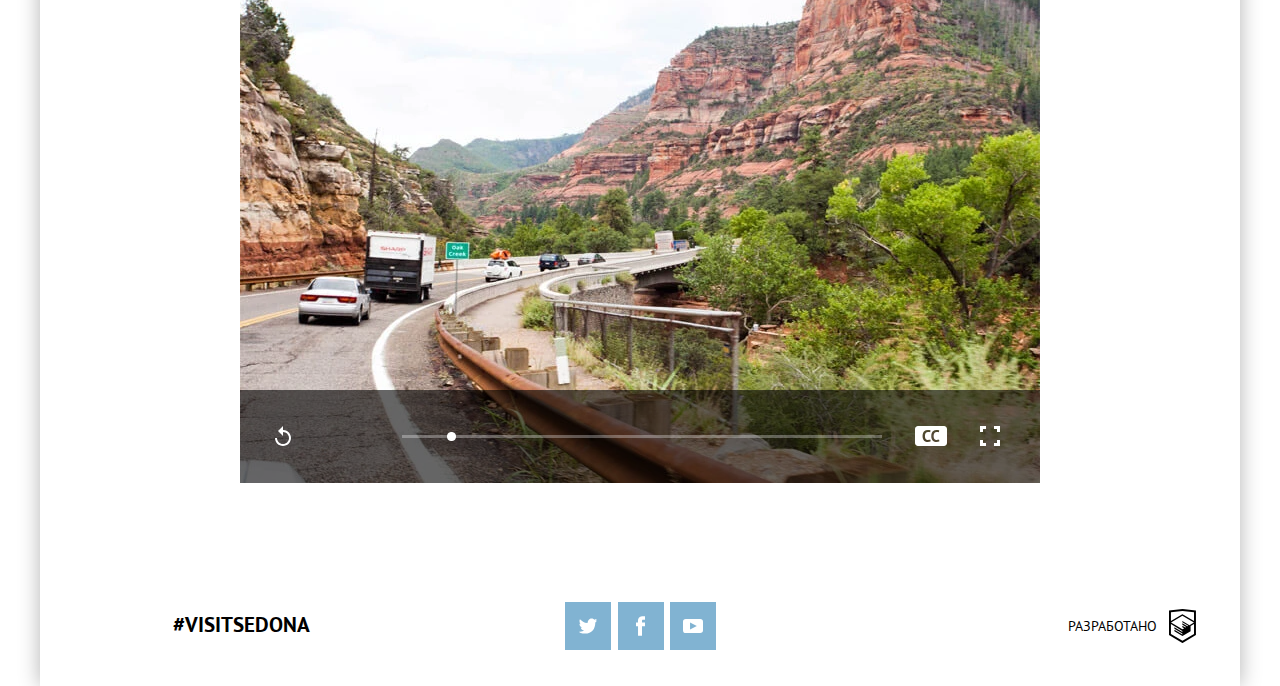
<file: gallery.html>
<!DOCTYPE HTML><html lang="ru"><head><meta charset="utf-8"><meta name="viewport" content="width=device-width,initial-scale=1"><title>Фото и видео</title><link rel="stylesheet" href="css/style.min.css"><link rel="preload" href="fonts/ptsans.woff2" as="font"><link rel="preload" href="fonts/ptsansbold.woff2" as="font"><script src="js/picturefill.min.js"></script></head><body><div style="display: none"><svg xmlns="http://www.w3.org/2000/svg" xmlns:xlink="http://www.w3.org/1999/xlink"><symbol id="sprite-icon-facebook" viewbox="0 0 8.672 18.944"><path d="M6.275 3.356h2.398V0H5.795C2.656.181 1.54 2.387 1.948 6.114H0v3.518h1.959v9.312h3.837V9.632h2.857V6.114H5.787c-.022-1.045-.037-2.405.488-2.758z"></path></symbol><symbol id="sprite-icon-like" viewbox="0 0 22 20"><path d="M12.383 3.646l-.637 2.929L11.219 9H19.9v2l.001.058L17 18H8V8.029l.014-.015 4.369-4.368M2 10v8-8M13.2 0L6.6 6.6c-.4.3-.6.8-.6 1.4v10c0 1.1.9 2 2 2h9c.8 0 1.5-.5 1.8-1.2l3-7.1c.1-.2.1-.5.1-.7V9h.1c0-1.1-.9-2-2-2h-6.3l1-4.6v-.3c0-.4-.2-.8-.4-1.1l-1.1-1zM4 8H0v12h4V8zm18 1v.044V9z"></path></symbol><symbol id="sprite-icon-mail" viewbox="0 0 16 16"><path d="M8 10c-.266 0-.5-.094-1-.336L0 6v7c0 .55.45 1 1 1h14c.55 0 1-.45 1-1V6L9 9.664c-.5.242-.734.336-1 .336zm7-8H1c-.55 0-1 .45-1 1v.758l8 4.205 8-4.205V3c0-.55-.45-1-1-1z"></path></symbol><symbol id="sprite-icon-phone" viewbox="0 0 18 18"><path fill="#010101" d="M3.6 7.8c1.4 2.8 3.8 5.1 6.6 6.6l2.2-2.2c.3-.3.699-.4 1-.2 1.1.4 2.3.6 3.6.6.6 0 1 .4 1 1V17c0 .6-.4 1-1 1C7.6 18 0 10.4 0 1c0-.6.4-1 1-1h3.5c.6 0 1 .4 1 1 0 1.2.2 2.4.6 3.6.1.3 0 .7-.2 1L3.6 7.8z"></path></symbol><symbol id="sprite-icon-twitter" viewbox="0 0 17.5 14.663"><path fill-rule="evenodd" clip-rule="evenodd" d="M11.283.153c1.736-.484 3.074.264 3.685 1.15.694-.225 1.372-.47 2.072-.69-.004.841-.538 1.478-.883 1.728.704.165 1.343-.481 1.343-.481-.175.977-1.035 1.746-1.611 1.977-.239 6.592-3.272 10.956-10.382 10.823h-.46c-.422 0-4.29-.45-5.047-1.843 2.341.192 4.011-.412 4.835-1.15-.989-.293-2.761-.464-3.07-2.881.362.105.583.223 1.228.117C1.757 8.067.385 7.366.461 5.218c.294.319 1.1.523 1.381.461C1.117 5.444-.188 2.398.921.843 2.794 2.655 4.769 4.364 8.29 4.528c.216-2.24 1.171-3.74 2.993-4.375z"></path></symbol><symbol id="sprite-icon-video-fullscreen" viewbox="0 0 20 20"><g><path d="M0 0v6h3V3h3V0H3zM3 14H0v6h6v-3H3zM17 0h-3v3h3v3h3V0zM17 17h-3v3h6v-6h-3z"></path></g></symbol><symbol id="sprite-icon-video-replay" viewbox="0 0 16 20"><path d="M8 4V0L3 5l5 5V6c3.315 0 6 2.686 6 6s-2.685 6-6 6-6-2.686-6-6H0c0 4.42 3.58 8 8 8s8-3.58 8-8-3.58-8-8-8z"></path></symbol><symbol id="sprite-icon-video-subtitles" viewbox="0 0 32 20"><path d="M29 0H3C1.35 0 0 1.35 0 3v14c0 1.65 1.35 3 3 3h26c1.65 0 3-1.35 3-3V3c0-1.65-1.35-3-3-3zM14.403 15.854a8.61 8.61 0 0 1-1.678.164 5.986 5.986 0 0 1-1.976-.323c-.623-.214-1.172-.562-1.646-1.041s-.852-1.103-1.133-1.868c-.28-.766-.419-1.695-.419-2.786 0-1.134.157-2.085.471-2.851.315-.768.723-1.384 1.224-1.854a4.53 4.53 0 0 1 1.679-1.008 5.86 5.86 0 0 1 1.852-.307c.66 0 1.22.045 1.678.134.457.087.835.192 1.133.313l-.448 1.92a3.332 3.332 0 0 0-.902-.265A8.244 8.244 0 0 0 12.973 6c-.915 0-1.649.325-2.206.977-.558.651-.836 1.663-.836 3.031 0 .598.067 1.142.199 1.632.132.493.334.913.603 1.26.271.349.607.619 1.01.812.402.193.867.29 1.396.29.496 0 .915-.049 1.257-.148.342-.099.639-.227.893-.38l.463 1.841c-.354.249-.803.43-1.349.539zm8.698 0a8.618 8.618 0 0 1-1.678.164 5.986 5.986 0 0 1-1.976-.323c-.623-.214-1.172-.562-1.646-1.041s-.852-1.103-1.133-1.868c-.281-.767-.421-1.695-.421-2.786 0-1.134.157-2.085.471-2.851.314-.768.723-1.384 1.223-1.854a4.526 4.526 0 0 1 1.68-1.008 5.858 5.858 0 0 1 1.851-.307c.661 0 1.221.045 1.678.134a6.05 6.05 0 0 1 1.133.313l-.446 1.918a3.314 3.314 0 0 0-.901-.265A8.569 8.569 0 0 0 21.67 6c-.915 0-1.649.325-2.206.977-.558.651-.836 1.663-.836 3.031 0 .598.067 1.142.199 1.632.132.493.334.913.603 1.26.271.349.606.619 1.009.812.402.193.868.29 1.396.29.497 0 .915-.049 1.257-.148.342-.099.64-.227.894-.38l.463 1.841c-.353.249-.803.43-1.348.539z"></path></symbol><symbol id="sprite-icon-youtube" viewbox="0 0 19.979 14.015"><path d="M17.145 0H2.835A2.842 2.842 0 0 0 0 2.835v8.345a2.842 2.842 0 0 0 2.835 2.835h14.31a2.842 2.842 0 0 0 2.835-2.835V2.835A2.844 2.844 0 0 0 17.145 0zM7.036 10.392V3.623l6.769 3.384-6.769 3.385z"></path></symbol><symbol id="sprite-logo-htmlacademy" viewbox="0 0 26.943 34.09"><path d="M13.62.017L13.472 0 0 1.412v24.661l13.473 8.017 13.43-7.99.042-.025V1.412L13.62.017zm11.399 12.11L13.495 5.334l-.001-.104-.087.05-.088-.056v.109L1.925 12.118V3.147l11.548-1.212L25.02 3.147v8.98zm-11.614-5.34L24.923 13.5l-4.479 2.64-7.093-4.221-.014 1.415 5.904 3.513-.86.507-5.03-2.992-.014 1.415 3.827 2.275-.782.523-3.031-1.787-.014 1.413 1.853 1.091-1.8 1.081-11.356-6.751 11.371-6.835zm-11.48 8.34l11.411 6.791.016 1.044-7.942-4.728-.015 1.416 7.979 4.795.018 1.076-7.973-4.74-.013 1.414 8.021 4.822.046.025 8.143-4.872-.011-5.177 3.415-2.036v10.021L13.472 31.85 1.925 24.979v-9.852z"></path></symbol></svg></div><div class="page-container"><header class="page-header"><a class="page-header__link-home" href=""><picture><source media="(min-width: 1200px)" srcset="img/logo-sedona-desktop.svg"><source media="(min-width: 768px)" srcset="img/logo-sedona-tablet.svg"><img class="page-header__logo-img" src="img/logo-sedona-mobile.svg" width="102" height="83" alt="Логотип Седоны"></picture></a><nav class="page-header__site-nav site-nav"><button class="site-nav__toggle" type="button"><span class="visually-hidden">Открыть меню</span></button><ul class="site-nav__list site-nav__list--nojs"><li class="site-nav__item"><a href="index.html" class="site-nav__link">Главная</a></li><li class="site-nav__item"><a href="" class="site-nav__link site-nav__link--active">Фото и видео</a></li><li class="site-nav__item"><a href="form.html" class="site-nav__link">Форма отзыва</a></li><li class="site-nav__item"><a href="https://htmlacademy.ru/" class="site-nav__link">HTMl Academy</a></li></ul></nav></header><main class="page-gallery page-main"><section class="page-main__welcome-image welcome-image"><h1 class="visually-hidden">Седона</h1><img class="welcome-image__text" src="img/text-sedona.svg" width="320" height="389" alt="Добро пожаловать в Седону!"><picture><source media="(min-width: 1200px)" srcset="img/bg-intro-triangle-desktop.svg"><source media="(min-width: 768px)" srcset="img/bg-intro-triangle-tablet.svg"><img class="welcome-image__triangle" src="img/bg-intro-triangle-mobile.svg" alt="" width="320px" heigth="26px"></picture></section><section class="page-gallery__intro page-gallery__intro--main"><h2 class="page-gallery__title title">Фото и видео</h2><p class="page-gallery__subtitle subtitle">Не можете решиться на путешествие из-за курса? Фотографии помогут вам забыть о политике и экономике.</p></section><section class="page-gallery__photo photo"><ul class="photo__list"><li class="photo__item photo__item--large"><picture><source media="(min-width: 1200px)" srcset="img/photo-sunset-desktop@1x.webp, img/photo-sunset-desktop@2x.webp 2x" type="image/webp"><source media="(min-width: 768px)" srcset="img/photo-sunset-tablet@1x.webp, img/photo-sunset-tablet@2x.webp 2x" type="image/webp"><source srcset="img/photo-sunset-mobile@1x.webp, img/photo-sunset-mobile@2x.webp 2x" type="image/webp"><source media="(min-width: 1200px)" srcset="img/photo-sunset-desktop@1x.jpg, img/photo-sunset-desktop@2x.jpg 2x"><source media="(min-width: 768px)" srcset="img/photo-sunset-tablet@1x.jpg, img/photo-sunset-tablet@2x.jpg 2x"><img class="photo__img" src="img/photo-sunset-mobile@1x.jpg" srcset="img/photo-sunset-mobile@2x.jpg 2x" alt="Народные просторы. солнечный пейзаж с дорогой посреди пустынной местности."></picture><div class="photo__descr"><cite class="photo__title title">Неродные просторы</cite><p class="photo__author">Автор фото: Борис</p><div class="photo__like like"><button class="like__button" type="button"><svg class="like__icon" width="22" height="20"><use xlink:href="#sprite-icon-like"></use></svg></button> <span class="like__number">1350</span></div></div></li><li class="photo__item"><picture><source media="(min-width: 1200px)" srcset="img/photo-cactus-desktop@1x.webp, img/photo-cactus-desktop@2x.webp 2x" type="image/webp"><source media="(min-width: 768px)" srcset="img/photo-cactus-tablet@1x.webp, img/photo-cactus-tablet@2x.webp 2x" type="image/webp"><source srcset="img/photo-cactus-mobile@1x.webp, img/photo-cactus-mobile@2x.webp 2x" type="image/webp"><source media="(min-width: 1200px)" srcset="img/photo-cactus-desktop@1x.jpg, img/photo-cactus-desktop@2x.jpg 2x"><source media="(min-width: 768px)" srcset="img/photo-cactus-tablet@1x.jpg, img/photo-cactus-tablet@2x.jpg 2x"><img class="photo__img" src="img/photo-cactus-mobile@1x.jpg" srcset="img/photo-cactus-mobile@2x.jpg 2x" alt="Кактус на фоне Гранд Каньона"></picture><div class="photo__descr"><cite class="photo__title title">Местная растительность</cite><p class="photo__author">Автор фото: Сергей</p><div class="photo__like like"><button class="like__button" type="button"><svg class="like__icon" width="22" height="20"><use xlink:href="#sprite-icon-like"></use></svg></button> <span class="like__number">143</span></div></div></li><li class="photo__item"><picture><source media="(min-width: 1200px)" srcset="img/photo-roads-desktop@1x.webp, img/photo-roads-desktop@2x.webp 2x" type="image/webp"><source media="(min-width: 768px)" srcset="img/photo-roads-tablet@1x.webp, img/photo-roads-tablet@2x.webp 2x" type="image/webp"><source srcset="img/photo-roads-mobile@1x.webp, img/photo-roads-mobile@2x.webp 2x" type="image/webp"><source media="(min-width: 1200px)" srcset="img/photo-roads-desktop@1x.jpg, img/photo-roads-desktop@2x.jpg 2x"><source media="(min-width: 768px)" srcset="img/photo-roads-tablet@1x.jpg, img/photo-roads-tablet@2x.jpg 2x"><img class="photo__img" src="img/photo-roads-mobile@1x.jpg" alt="Извилистая лесная дорога"></picture><div class="photo__descr"><cite class="photo__title title">Дорога на север</cite><p class="photo__author">Автор фото: Петр</p><div class="photo__like like"><button class="like__button" type="button"><svg class="like__icon" width="22" height="20"><use xlink:href="#sprite-icon-like"></use></svg></button> <span class="like__number">96</span></div></div></li><li class="photo__item"><picture><source media="(min-width: 1200px)" srcset="img/photo-bridge-desktop@1x.webp, img/photo-bridge-desktop@2x.webp 2x" type="image/webp"><source media="(min-width: 768px)" srcset="img/photo-bridge-tablet@1x.webp, img/photo-bridge-tablet@2x.webp 2x" type="image/webp"><source srcset="img/photo-bridge-mobile@1x.webp, img/photo-bridge-mobile@2x.webp 2x" type="image/webp"><source media="(min-width: 1200px)" srcset="img/photo-bridge-desktop@1x.jpg, img/photo-bridge-desktop@2x.jpg 2x"><source media="(min-width: 768px)" srcset="img/photo-bridge-tablet@1x.jpg, img/photo-bridge-tablet@2x.jpg 2x"><img class="photo__img" src="img/photo-bridge-mobile@1x.jpg" srcset="img/photo-bridge-mobile@2x.jpg 2x" alt="Достопремичательность Мост Дьявола"></picture><div class="photo__descr"><cite class="photo__title title">Мост Дьявола</cite><p class="photo__author">Автор фото: Антон</p><div class="photo__like like"><button class="like__button" type="button"><svg class="like__icon" width="22" height="20"><use xlink:href="#sprite-icon-like"></use></svg></button> <span class="like__number">254</span></div></div></li></ul></section><section class="page-gallery__video"><header class="page-gallery__intro page-gallery__intro--unlocked"><h2 class="visually-hidden">Видеопрезентация с красотами Седоны</h2><b class="page-gallery__title title">Все еще сомневаетесь?</b><p class="page-gallery__subtitle subtitle">Смотрите видеопрезентацию и скорее за билетами, пока они не подорожали в очередной раз</p></header><div class="page-gallery__player player"><div class="player__content"><picture><source media="(min-width: 1200px)" srcset="img/video-desktop@1x.webp, img/video-desktop@2x.webp 2x" type="image/webp"><source media="(min-width: 768px)" srcset="img/video-tablet@1x.webp, img/video-tablet@2x.webp 2x" type="image/webp"><source srcset="img/video-mobile@1x.webp, img/video-mobile@2x.webp 2x" type="image/webp"><source media="(min-width: 1200px)" srcset="img/video-desktop@1x.jpg, img/video-desktop@2x.jpg 2x"><source media="(min-width: 768px)" srcset="img/video-tablet@1x.jpg, img/video-tablet@2x.jpg 2x"><img src="img/video-mobile@1x.jpg" srcset="img/video-mobile@2x.jpg 2x" alt="Слайдшоу пейзажей Седоны"></picture></div><div class="player__control"><div class="player__duration"><div class="player__timeline"><div class="player__time-point"></div></div></div><div class="player__btn-wrapper"><button class="player__button player__button--replay" type="button"><svg class="player__icon" width="16" height="20"><use xlink:href="#sprite-icon-video-replay"></use></svg></button></div><button class="player__button player__button--cc" type="button"><svg class="player__icon" width="32" height="20"><use xlink:href="#sprite-icon-video-subtitles"></use></svg></button> <button class="player__button player__button--fullscreen" type="button"><svg class="player__icon" width="20" height="20"><use xlink:href="#sprite-icon-video-fullscreen"></use></svg></button></div></div></section></main><footer class="page-footer"><div class="page-footer__hashtag"><b class="page-footer__text">#visitsedona</b></div><ul class="page-footer__social social"><li class="social__item"><a href="" class="social__link social__link--twitter" title="Мы в Twitter">Мы в Twitter <svg class="social__icon" width="18px" height="48px"><use xlink:href="#sprite-icon-twitter"></use></svg></a></li><li class="social__item"><a href="" class="social__link social__link--facebook" title="Мы в Facebook">Мы в Facebook <svg class="social__icon" width="9px" height="48px"><use xlink:href="#sprite-icon-facebook"></use></svg></a></li><li class="social__item"><a href="" class="social__link social__link--youtube" title="Мы на Youtube">Мы на Youtube <svg class="social__icon" width="20" height="48px"><use xlink:href="#sprite-icon-youtube"></use></svg></a></li></ul><div class="page-footer__copyright copyright"><p class="copyright__title title">Разработано <a href="" class="copyright__link" title="HTML Academy">HTML Academy <svg class="copyright__logo" xmlns="http://www.w3.org/2000/svg" width="26.943" height="34.09" viewBox="0 0 26.943 34.09" fill="#000000"><path d="M13.62.017L13.472 0 0 1.412v24.661l13.473 8.017 13.43-7.99.042-.025V1.412L13.62.017zm11.399 12.11L13.495 5.334l-.001-.104-.087.05-.088-.056v.109L1.925 12.118V3.147l11.548-1.212L25.02 3.147v8.98zm-11.614-5.34L24.923 13.5l-4.479 2.64-7.093-4.221-.014 1.415 5.904 3.513-.86.507-5.03-2.992-.014 1.415 3.827 2.275-.782.523-3.031-1.787-.014 1.413 1.853 1.091-1.8 1.081-11.356-6.751 11.371-6.835zm-11.48 8.34l11.411 6.791.016 1.044-7.942-4.728-.015 1.416 7.979 4.795.018 1.076-7.973-4.74-.013 1.414 8.021 4.822.046.025 8.143-4.872-.011-5.177 3.415-2.036v10.021L13.472 31.85 1.925 24.979v-9.852z"></path></svg></a></p></div></footer></div><script src="js/menu.min.js"></script><script src="js/svg4everybody.min.js"></script><script>svg4everybody();</script></body></html>
</file>
<file: css/style.min.css>
/*! normalize.css v7.0.0 | MIT License | github.com/necolas/normalize.css */
html{line-height:1.15;-ms-text-size-adjust:100%;-webkit-text-size-adjust:100%}body{margin:0;padding:0;font-family:"PT Sans",Arial,serif;font-size:14px;font-weight:400;font-style:normal;line-height:26px;text-transform:uppercase}article,aside,details,figcaption,figure,footer,header,main,menu,nav,section{display:block}h1{font-size:2em;margin:.67em 0}figure{margin:1em 40px}hr{box-sizing:content-box;height:0;overflow:visible}code,kbd,pre,samp{font-family:monospace,monospace;font-size:1em}a{background-color:transparent;-webkit-text-decoration-skip:objects}abbr[title]{border-bottom:none;-webkit-text-decoration:underline dotted;text-decoration:underline dotted}b,strong{font-weight:bolder}dfn{font-style:italic}mark{background-color:#ff0;color:#000}small{font-size:80%}sub,sup{font-size:75%;line-height:0;position:relative;vertical-align:baseline}sub{bottom:-.25em}sup{top:-.5em}audio,canvas,video{display:inline-block}audio:not([controls]){display:none;height:0}img{border-style:none;max-width:100%;height:auto}svg:not(:root){overflow:hidden}button,input,optgroup,select,textarea{font-family:sans-serif;font-size:100%;line-height:1.15;margin:0}button,input{overflow:visible}button,select{text-transform:none}[type=reset],[type=submit],button,html [type=button]{-webkit-appearance:button}[type=button]::-moz-focus-inner,[type=reset]::-moz-focus-inner,[type=submit]::-moz-focus-inner,button::-moz-focus-inner{border-style:none;padding:0}[type=button]:-moz-focusring,[type=reset]:-moz-focusring,[type=submit]:-moz-focusring,button:-moz-focusring{outline:1px dotted ButtonText}fieldset{margin:0;padding:0;border:0}legend{color:inherit;display:table;max-width:100%;white-space:normal}progress{display:inline-block;vertical-align:baseline}textarea{overflow:auto}[type=checkbox],[type=radio],legend{box-sizing:border-box;padding:0}[type=number]::-webkit-inner-spin-button,[type=number]::-webkit-outer-spin-button{height:auto}[type=search]{-webkit-appearance:textfield;outline-offset:-2px}[type=search]::-webkit-search-cancel-button,[type=search]::-webkit-search-decoration{-webkit-appearance:none}::-webkit-file-upload-button{-webkit-appearance:button;font:inherit}summary{display:list-item}[hidden],template{display:none}@font-face{font-family:"PT Sans";font-display:swap;font-style:normal;font-weight:400;src:url(../fonts/ptsans.woff2) format("woff2"),url(../fonts/ptsans.woff) format("woff")}@font-face{font-family:"PT Sans";font-display:swap;font-style:normal;font-weight:700;src:url(../fonts/ptsansbold.woff2) format(woff2),url(../fonts/ptsansbold.woff) format(woff)}.visually-hidden{position:absolute;width:1px;height:1px;margin:-1px;border:0;padding:0;white-space:nowrap;-webkit-clip-path:inset(100%);clip-path:inset(100%);clip:rect(0 0 0 0);overflow:hidden}.subtitle,.title{width:280px;margin:0 auto;text-align:center}.title{font-weight:700;font-size:18px}.subtitle{font-size:14px;line-height:21px}@media (min-width:768px){.title{font-size:21px;line-height:26px}.subtitle{font-size:14px;line-height:21px}}.button{display:block;width:280px;height:58px;padding:0;font-family:"PT Sans",Arial,serif;font-size:21px;font-weight:700;line-height:58px;text-align:center;text-decoration:none;color:#fff;background-color:#81b3d2;border:0;transition:.1s}.button:hover{background-color:#669ec0}.button:active{color:#88b6d1;background-color:#5496bd}.button:disabled{background-color:#efefef}@media (min-width:768px){.button{width:458px}}.page-container{margin:0 auto;min-width:320px;background-color:#fff}@media (min-width:1200px){.page-container{width:1200px;box-shadow:0 0 20px rgba(0,0,0,.3)}}.page-header{position:relative;display:flex;flex-direction:column-reverse;width:auto;padding-bottom:56px}.page-header__link-home{position:absolute;bottom:-36px;left:50%;z-index:2;display:block;margin:0 auto 0 -51px;width:102px;list-style:none}@media (min-width:768px){.page-header{padding-bottom:0}.page-header__link-home{top:0}}@media (min-width:1200px){.page-header__link-home{width:auto;margin-left:-94px}.page-header__logo-img{width:187px}}.site-nav{position:relative}.site-nav__toggle{position:absolute;top:0;right:0;width:63px;height:56px;padding:0;border:0;background:0 0;background:no-repeat center;background-image:url(../img/icon-cross.svg);cursor:pointer}.site-nav__toggle--closed{background-image:url(../img/icon-menu.svg)}.site-nav__list{margin:0;padding:0;font-size:18px;font-weight:700;list-style:none;background-color:#81b3d2}.site-nav__list--closed{display:none}.site-nav__nojs{display:block}.site-nav__item{text-align:center}.site-nav__link{display:block;padding:14px;border-top:1px solid rgba(255,255,255,.2);border-bottom:1px solid rgba(0,0,0,.2);background-color:#81b3d2;text-decoration:none;color:#fff;transition:.1s}.site-nav__link:hover{background-color:#669ec0}.site-nav__link:active{color:#88b6d1;background-color:#5496bd}@media (min-width:768px){.site-nav__toggle{display:none}.site-nav__list{display:flex;flex-direction:row;justify-content:flex-start;flex-wrap:wrap;font-size:14px;background-color:#fff}.site-nav__item{width:20%}.site-nav__item:nth-child(4n+2){margin-right:20%}.site-nav__item:nth-child(n+10){margin-right:0}.site-nav__link{color:#000;background-color:#fff;border-top:1px solid transparent;border-bottom:1px solid transparent}.site-nav__link:hover{color:#81b3d2;background-color:#fff}.site-nav__link:active{color:#b2b2b2;background-color:#fff}.site-nav__link--active{color:#766357}.site-nav__link--active:hover{color:#604e43}.site-nav__link--active:active{color:#d6d0cc}}.page-main--form{margin-bottom:37px}.page-main__feedback{margin:0 auto}@media (min-width:768px){.page-main--form{margin-bottom:61px}}@media (min-width:1200px){.page-main--form{margin-bottom:66px}}.page-gallery__intro{box-sizing:border-box;padding:34px 0;border-bottom:solid 1px #cecece}.page-gallery__intro--unlocked{border-bottom:none}.page-gallery__intro--main{padding:39px 0 27px}.page-gallery__title{display:block;margin-bottom:26px}.page-gallery__subtitle{line-height:24px}.page-gallery__video{margin-bottom:97px}@media (min-width:768px){.page-gallery__intro{max-width:648px;margin:0 auto;padding-bottom:73px;border-bottom:none}.page-gallery__intro--main{padding:75px 0 69px}.page-gallery__title{width:648px;margin-bottom:31px;font-size:30px}.page-gallery__subtitle{box-sizing:border-box;width:648px;padding:0 110px}.page-gallery__video{width:648px;margin:0 auto;padding-top:32px}}@media (min-width:1200px){.page-gallery{margin-bottom:75px}.page-gallery__intro--main{padding:112px 0 71px}.page-gallery__video{width:800px;padding-top:36px}}.photo__list{width:320px;margin:0 auto;padding:0;list-style:none}.photo__item{box-sizing:border-box;padding:22px 0 17px;border-bottom:solid 1px #cecece}.photo__img{display:block;margin:0 auto}.photo__descr{padding:14px 20px 0}.photo__title{font-size:14px;line-height:24px;font-style:normal}.photo__author{margin:0 0 3px;line-height:24px;text-transform:none}.photo__like{margin:0;font-size:14px;font-weight:700;line-height:24px}@media (min-width:768px){.photo__list{display:flex;flex-direction:row;align-items:flex-start;flex-wrap:wrap;width:648px}.photo__item{padding:0;width:324px;border:0;background-color:#efefef}.photo__item--large{width:648px}.photo__item:nth-child(2n+1){background-color:#e5e5e5}.photo__item:first-child{background-color:#efefef}.photo__descr{display:flex;box-sizing:border-box;flex-direction:column;flex-wrap:wrap;justify-content:center;align-content:space-between;height:80px;padding:3px 20px 0}.photo__title{width:auto;margin:0;text-align:left}.photo__author{margin-bottom:5px}}@media (min-width:1200px){.photo__list{width:1200px}.photo__item{position:relative;width:400px;height:267px}.photo__item--large{width:1200px;height:400px}.photo__descr{position:absolute;bottom:0;display:flex;flex-direction:column;justify-content:center;align-content:space-between;flex-wrap:wrap;width:100%;padding-right:0;color:#fff;background-color:rgba(0,0,0,.4)}.photo__title{margin:5px 0 0;text-align:left}.photo__like{width:85px}}.like__button{padding:2px 11px 0 0;border:0;vertical-align:text-bottom;background:0 0;cursor:pointer}.like__icon{fill:#999;transition:.1s}.like__icon:hover{fill:#333}.like__icon:active{fill:#c1c1c1}@media (min-width:768px){.like{min-width:64px;text-align:left}.like__button{padding:2px 5px 0 0}.like__number{vertical-align:text-bottom}}.feedback{position:relative;display:flex;flex-direction:column;flex-wrap:nowrap;justify-content:flex-start;align-items:center;width:320px;padding:0;box-sizing:border-box}.feedback__intro{box-sizing:border-box;padding:39px 20px 17px;border-bottom:solid 1px #cecece}.feedback__title{margin-bottom:26px}.feedback__subtitle{line-height:24px}.feedback__form{position:relative}.feedback__attractions,.feedback__author,.feedback__contacts,.feedback__impression{border-bottom:solid 1px #cecece}.feedback__submit{margin:0 auto;text-transform:uppercase;font-stretch:condensed;letter-spacing:.9px}.feedback__note{position:absolute;display:block;width:1px;height:1px;opacity:0}@media (min-width:768px){.feedback{width:648px;padding-top:36px}.feedback__intro{width:479px;border-bottom:none}.feedback__title{width:auto;font-size:30px;margin-bottom:31px}.feedback__subtitle{width:auto}.feedback__form{display:flex;flex-direction:row;justify-content:space-between;flex-wrap:wrap;padding-top:39px}.feedback__author{border-bottom:none}.feedback__contacts{padding-top:50px;border-bottom:none}.feedback__impression{border-bottom:none;order:-1}.feedback__attractions{margin-bottom:8px;border-bottom:none}.feedback__submit{display:block;width:324px;margin-left:0;cursor:pointer}.feedback__note{position:relative;top:4px;display:block;width:auto;height:auto;color:inherit;opacity:1}}@media (min-width:1200px){.feedback{width:1200px;padding:88px 120px 0}.feedback__form,.feedback__intro{padding-top:24px}.feedback__form{width:960px}.feedback__attractions{margin-bottom:5px}.feedback__submit{width:480px}}.author-field{box-sizing:border-box;width:280px;padding:16px 20px 25px}.author-field__title{position:relative;top:18px;display:block;margin:0 0 23px}.author-field__label{display:flex;flex-direction:row;align-items:center;justify-content:flex-start;margin:0 0 20px;text-align:left;line-height:26px;cursor:pointer}.author-field__label:last-of-type{margin-bottom:0}.author-field__input{box-sizing:border-box;flex-grow:1;width:100%;height:58px;padding:16px 22px;margin-left:14px;border:0;font-family:"PT Sans",Arial,serif;font-size:18px;font-weight:700;line-height:26px;background-color:#f2f2f2;transition:.1s}.author-field__input::-ms-inputplaceholder{color:#000}.author-field__input:-ms-input-placeholder,.author-field__input::-ms-input-placeholder{color:#000}.author-field__input::-webkit-input-placeholder{color:#000}.author-field__input::placeholder{color:#000}.author-field__input:hover{background-color:#e5e5e5}.author-field__input:active,.author-field__input:focus{outline:4px solid #e5e5e5;background-color:#fff}@media (min-width:768px){.author-field{position:relative;box-sizing:border-box;width:280px;padding-right:0;padding-left:14px}.author-field::before{content:"";position:absolute;top:23px;left:-45px;width:1px;height:292px;background-color:#dbdbdb}.author-field__title{width:auto;margin-bottom:59px;text-align:left}.author-field__label{width:auto}}@media (min-width:1200px){.author-field{width:400px;padding-left:0}.author-field::before{left:-80px}.author-field__title{letter-spacing:.4px}}.contacts-field{box-sizing:border-box;width:320px;padding:18px 20px 28px}.contacts-field__title{margin-bottom:23px}.contacts-field__input,.contacts-field__label{position:relative;display:block;box-sizing:border-box}.contacts-field__label{padding-left:21px;text-align:left;cursor:pointer}.contacts-field__input{left:-21px;width:280px;margin:9px 0 15px;padding:16px 64px 16px 22px;border:0;font-family:"PT Sans",Arial,serif;font-size:18px;font-weight:700;line-height:26px;background-color:#efefef;transition:.1s}.contacts-field__input::-ms-inputplaceholder{color:#000}.contacts-field__input:-ms-input-placeholder,.contacts-field__input::-ms-input-placeholder{color:#000}.contacts-field__input::-webkit-input-placeholder{color:#000}.contacts-field__input::placeholder{color:#000}.contacts-field__input--email{margin-bottom:0}.contacts-field__input:hover,.impression-field__label:hover::before{background-color:#e5e5e5}.contacts-field__input:active,.contacts-field__input:focus{outline:4px solid #e5e5e5;background-color:#fff}.contacts-field__icon{position:absolute;bottom:0;right:0;background-color:#e0e0e0}.contacts-field__icon--phone{padding:20px}.contacts-field__icon--email{padding:21px}@media (min-width:768px){.contacts-field{position:relative;width:648px;padding-top:44px;padding-left:0;padding-right:0}.contacts-field::before{content:"";position:absolute;top:56px;width:100%;height:1px;background-color:#dbdbdb}.contacts-field__title{position:relative;width:auto;margin-bottom:27px;padding:0 60px;background-color:#fff}.contacts-field__label{width:648px;margin-bottom:26px}.contacts-field__label:last-child{margin-bottom:0}.contacts-field__input{width:648px}}@media (min-width:1200px){.contacts-field{display:flex;flex-direction:row;justify-content:space-between;flex-wrap:wrap;align-items:flex-start;width:960px;padding:41px 0 25px}.contacts-field::before{top:54px}.contacts-field__title{top:0;display:block;box-sizing:border-box;width:400px;margin:0 280px 66px}.contacts-field__label{margin:0;padding:0;overflow:hidden}.contacts-field__label--phone{width:400px}.contacts-field__label--email{width:480px}.contacts-field__text{position:absolute;bottom:19px}.contacts-field__text--phone{left:-90px}.contacts-field__input{left:auto;width:315px;margin:9px 0 2px auto}.contacts-field__icon{bottom:2px}}.impression-field{position:relative;display:flex;flex-direction:row;flex-wrap:wrap;justify-content:flex-start;box-sizing:border-box;padding:40px 20px 28px;width:320px}.impression-field__title{position:relative;top:18px;margin:0;text-align:center}.impression-field__label{position:relative;display:block;max-width:280px;margin-bottom:13px;padding:15px 0 15px 79px;box-sizing:border-box;text-align:left;text-transform:none;cursor:pointer}.attractions-field__wrapper:last-of-type,.impression-field__label:last-of-type{margin-bottom:0}.impression-field__label::before{content:"";position:absolute;top:0;left:0;z-index:2;width:56px;height:56px;border-radius:28px;background-color:#f2f2f2;transition:.1s}.impression-field__label::after{content:"";position:absolute;top:17px;left:17px;z-index:3;width:22px;height:22px;border-radius:11px;transition:.1s}.impression-field__label:active::before{background-color:#d5d5d5}.impression-field__input{position:absolute;z-index:1;width:55px;height:55px;margin:1px 0 0 1px}.impression-field__input:checked+.impression-field__label::after{background-color:#333}.impression-field__input:checked+.impression-field__label:active::after{background-color:#a4a4a4}@media (min-width:768px){.impression-field{position:relative;width:280px;padding-top:77px;padding-left:0;padding-right:0}.impression-field__title{text-align:left}.impression-field__label{margin-bottom:21px;padding-left:77px;font-size:18px}}@media (min-width:1200px){.impression-field{width:400px}.impression-field__title{left:80px}.impression-field__label{margin:0 0 21px 4px}.impression-field__input{margin:1px 0 0 5px}}.attractions-field{position:relative;display:flex;flex-direction:column;flex-wrap:wrap;justify-content:flex-start;align-items:center;box-sizing:border-box;padding:18px 20px 25px;width:320px}.attractions-field__wrapper{position:relative;height:56px;width:280px;margin-bottom:24px}.attractions-field__title{position:relative;display:block;width:280px;margin:0 auto 17px}.attractions-field__label{position:relative;display:block;padding:15px 0 15px 79px;max-width:280px;box-sizing:border-box;text-align:left;text-transform:none;transition:.1s;cursor:pointer}.attractions-field__label::before{content:"";position:absolute;top:0;left:0;z-index:2;width:56px;height:56px;background-color:#efefef}.attractions-field__label::after{content:"";position:absolute;top:0;left:0;z-index:3;margin-top:20px;margin-left:15px;background-size:24px 16px;background-repeat:no-repeat;background-image:url(../img/icon-tick.svg)}.attractions-field__label:hover::before{background-color:#e5e5e5}.attractions-field__label:active::before{background-color:#d5d5d5}.attractions-field__input{position:absolute;z-index:1;width:56px;height:56px}.attractions-field__input:checked+.attractions-field__label::after{width:24px;height:16px}.attractions-field__input:checked+.attractions-field__label:active::after{-webkit-filter:opacity(.4);filter:opacity(.4)}@media (min-width:768px){.attractions-field{flex-direction:column;justify-content:flex-start;align-items:baseline;width:648px;padding:25px 0}.attractions-field::before{content:"";position:absolute;top:50px;width:100%;height:1px;background-color:#dbdbdb}.attractions-field__container{align-self:stretch;display:flex;flex-direction:column;align-content:space-between;flex-wrap:wrap;height:calc(4/2*88px - 32px);padding:0 95px}.attractions-field__wrapper{width:200px;margin-bottom:32px}.attractions-field__wrapper:nth-last-of-type(1),.attractions-field__wrapper:nth-last-of-type(3){margin-bottom:0}.attractions-field__title{width:auto;margin:0 auto 41px;padding:0 61px;background-color:#fff}.attractions-field__label{font-size:18px;width:auto}}@media (min-width:1200px){.attractions-field{width:960px}.attractions-field::before{top:51px}.attractions-field__container{flex-direction:row;justify-content:space-between;height:auto;padding:0}.attractions-field__wrapper{width:auto;margin-bottom:0}.attractions-field__wrapper:nth-child(1){order:1}.attractions-field__wrapper:nth-child(2){order:3}.attractions-field__wrapper:nth-child(3){order:2}.attractions-field__wrapper:nth-child(4){right:5px;order:4}.attractions-field__title{margin:0 auto 43px}}.emotions-field{position:relative;box-sizing:border-box;margin-bottom:43px;padding:18px 20px 0}.emotions-field__title{position:relative;display:block;margin:0 auto 17px}.emotions-field__input{width:280px;height:160px;padding:16px 21px;border:0;box-sizing:border-box;font-family:"PT Sans",Arial,serif;font-size:18px;line-height:26px;font-weight:700;background-color:#efefef}@media (min-width:768px){.emotions-field{width:648px;margin-bottom:50px;padding:36px 0 0}.emotions-field::before{content:"";position:absolute;top:48px;width:100%;height:1px;background-color:#dbdbdb}.emotions-field__title{box-sizing:content-box;margin-bottom:57px;padding:0 60px;background-color:#fff}.emotions-field__input{padding:16px 21px;width:648px}}@media (min-width:1200px){.emotions-field,.emotions-field__input{width:960px}}.modal{position:absolute;left:0;z-index:5;display:none;width:320px;box-sizing:border-box;background-color:#fff;box-shadow:0 5px 20px #d3d3d3}.modal--error{top:15vh;padding:41px 0 35px}.modal--correct{top:232vh;padding:43px 0 0}.modal__title{width:auto;margin-bottom:26px}.modal__subtitle{box-sizing:border-box;padding:0 41px;width:auto;margin-bottom:23px;line-height:24px}.modal__subtitle--correct{margin-bottom:34px}.modal__wrapper-button--correct{padding:20px;background-color:#f2f2f2}.modal__return{width:180px;margin:0 auto;font-size:18px}.modal__submit{width:280px;font-size:18px;text-transform:uppercase}.modal--show{display:block}@media (min-width:768px){.modal{left:50%}.modal--error{top:888px;width:400px;margin-left:-200px;padding:55px 0 49px}.modal--correct{top:727px;width:640px;margin-left:-320px;padding:62px 0 0}.modal__title{font-size:30px;margin-bottom:31px}.modal__title--error{margin-bottom:24px;padding:0 71px;line-height:40px}.modal__subtitle{margin-bottom:33px}.modal__subtitle--correct{margin-bottom:34px}.modal__wrapper-button--correct{padding:44px}.modal__return{width:272px}.modal__submit{width:458px;margin:0 auto}}@media (min-width:1200px){.modal--error{top:801px}.modal--correct{top:530px}}.player{position:relative;width:320px;box-sizing:border-box;min-height:201px;margin:0 auto 66px}.player__control,.player__duration{display:flex;flex-direction:row;width:280px}.player__control{top:156px;left:50%;flex-wrap:wrap;margin-left:-140px;position:absolute;justify-content:space-between}.player__duration{position:relative;justify-content:center;align-items:center;height:45px;background-color:rgba(0,0,0,.6)}.player__timeline{position:relative;width:235px;height:3px;background-color:rgba(255,255,255,.3);cursor:pointer}.player__time-point{position:absolute;top:-3px;left:45px;box-sizing:border-box;width:9px;height:9px;border:1px solid #fff;border-radius:4px;background-color:#fff;cursor:pointer}.player__btn-wrapper{flex-grow:1;background-color:#f2f2f2}.player__button{position:relative;height:66px;margin:0 auto;padding:2px 0 0;border:0;background:0 0;background-color:#f2f2f2;fill:#5c6870;cursor:pointer}.player__button--replay{width:67px;background-color:transparent}.player__button--cc{width:50px}.player__button--fullscreen{width:66px}.player__icon{fill:#5c6870}.player__icon:hover{fill:#333}.player__icon:active{fill:#c1c1c1}@media (min-width:768px){.player{width:648px;margin-bottom:33px}.player__control{top:auto;bottom:0;left:0;width:100%;margin:0 0 8px;background-color:rgba(0,0,0,.6)}.player__duration{flex-grow:1;margin:0 19px 0 auto;width:390px;height:93px;background-color:transparent}.player__timeline{width:390px}.player__btn-wrapper{order:-1;background-color:transparent}.player__button{height:93px;width:59px;background-color:transparent;fill:#fff}.player__button--replay{margin-left:13px}.player__button--fullscreen{margin-right:21px}.player__icon{fill:#fff}.player__icon:hover{fill:#c1c1c1}.player__icon:active{fill:#333}}@media (min-width:1200px){.player{width:800px;margin:0 auto}.player__timeline{width:540px}}.welcome-image{padding-top:52px;background-color:#81b3d2;background-image:url(../img/bg-back-mobile@1x.jpg);background-position:left 50% bottom;background-size:768px auto}.welcome-image--index{padding-top:90px;background-size:cover}.welcome-image__text{display:block;width:230px;margin:0 auto 38px}.welcome-image__text--index{width:280px;margin:0 auto 59px}.welcome-image__triangle{position:relative;top:1px;box-sizing:border-box;display:block;margin:0 auto;border-left:1px solid #fff;border-right:1px solid #fff}@media (min-width:768px){.welcome-image{padding-top:94px;background-size:cover;background-image:url(../img/bg-back-tablet@1x.jpg)}.welcome-image--index{padding-top:77px}.welcome-image__text{width:460px;margin:0 auto 58px}.welcome-image__text--index{margin-bottom:33px}.welcome-image__triangle{position:relative;width:auto;border-right:none;border-left:none}}@media (min-width:1200px){.welcome-image{padding-top:102px;background-image:url(../img/bg-back-desktop@1x.jpg)}.welcome-image--index{padding-top:78px}.welcome-image__text{margin-bottom:61px}.welcome-image__text--index{margin-bottom:32px}}.advantages__list{display:block;margin:0 auto;padding-top:40px}.advantages__title{margin-bottom:8px;box-sizing:border-box;padding:0 6px}.advantages__title--margin{margin-bottom:26px}.advantages__title--white{color:#fff}.advantages__number{margin-bottom:16px;line-height:21px}.advantages__number--white{color:#fff}.advantages__subtitle{margin-bottom:6px;box-sizing:border-box;line-height:21px}.advantages__subtitle--white{color:#fff}.advantages__subtitle--tall{line-height:26px}.advantages__triangle{display:block;margin:0 auto -15px}.advantages__wrapper{background-color:#81b3d2}.advantages__wrapper--white{background-color:#efefef}.advantages__box{width:280px;margin:0 auto;padding-top:38px;padding-bottom:34px}.advantages__box--large-padding{padding-top:56px}.advantages__box--list{padding-top:28px;padding-bottom:19px}.advantages__img-box{height:260px;background-position:right;background-size:cover}.advantages__img-box--city{background-image:url(../img/main-city-mobile@1x.jpg)}.advantages__img-box--bridge{background-image:url(../img/main-bridge-mobile@1x.jpg)}@media (min-width:768px){.advantages__list{padding:51px 75px 0}.advantages__title{width:auto;padding:0 13px}.advantages__title--margin{margin-bottom:27px}.advantages__subtitle{width:auto}.advantages__subtitle--tall{margin-bottom:51px}.advantages__number{width:auto;margin-bottom:22px}.advantages__triangle{display:none}.advantages__wrapper{display:flex;flex-direction:row;justify-content:space-around}.advantages__wrapper--city{justify-content:flex-start}.advantages__wrapper--bridge{justify-content:flex-end}.advantages__box{width:256px;box-sizing:border-box;padding-top:46px;padding-left:40px;padding-right:40px}.advantages__box--list{padding-bottom:37px}.advantages__img-box{flex-grow:1;height:256px}.advantages__img-box--city{background-image:url(../img/main-city-tablet@1x.jpg)}.advantages__img-box--bridge{order:-1;background-image:url(../img/main-bridge-tablet@1x.jpg)}}@media (max-width:767px){.advantages__box--list:not(:last-child){border-bottom:solid 1px #cecece}}@media (min-width:1200px){.advantages__title{max-width:163px;padding:0 6px}.advantages__title--main{max-width:466px}.advantages__box{width:400px;padding-top:51px}.advantages__box--list{padding-top:45px}}.features{margin:0;padding:0;list-style:none}.features__item{width:280px;margin:0 auto}.features__item--housing{background-image:url(../img/icon-house.svg);background-repeat:no-repeat;background-size:40px 36px}.features__item--food,.features__item--souvenirs{background-image:url(../img/icon-gift.svg);background-repeat:no-repeat;background-size:40px 37px}.features__item--food{background-image:url(../img/icon-burger.svg);background-size:37px 37px}.features__subtitle,.features__title{width:280px;padding-left:50px;box-sizing:border-box;text-align:left}.features__title{padding-top:7px;padding-bottom:15px}.features__subtitle{line-height:21px}@media (min-width:768px){.features{display:flex;flex-direction:row;justify-content:center;min-height:330px;box-sizing:border-box}.features__item{width:256px;margin:0;padding-top:60px;padding-bottom:61px;background-position:50% 60px}.features__item--housing{background-size:75px 72px}.features__item--souvenirs{order:1;background-size:77px 77px;background-position:50% 54px}.features__item--food{background-size:76px 75px}.features__title{width:auto;padding-top:99px;padding-bottom:21px;padding-left:0;text-align:center}.features__subtitle{width:12em;padding-left:0;text-align:center}}@media (max-width:767px){.features__item:first-child{margin-top:27px}.features__item:not(:last-child){margin-bottom:20px}.features__item:last-child{margin-bottom:36px}}@media (min-width:1200px){.features{justify-content:space-around}.features__item{width:400px}.features__subtitle{width:21em}}.hotels{padding-top:30px;padding-bottom:49px}.hotels__title{margin-bottom:20px;font-size:21px}.hotels__subtitle{margin-bottom:35px;line-height:24px}.hotels__link{margin:0 auto}@media (min-width:768px){.hotels{padding-top:56px;padding-bottom:57px}.hotels__title{width:458px;margin-bottom:31px;font-size:30px}.hotels__subtitle{width:458px;margin-bottom:42px}}@media (min-width:1200px){.hotels{padding-top:78px;padding-bottom:66px}.hotels__subtitle{margin-bottom:47px}}.page-footer{display:flex;flex-direction:column;justify-content:center;align-items:center;padding-bottom:23px}.page-footer__hashtag{margin-top:36px;margin-bottom:34px}.page-footer__text{font-size:21px}.page-footer__social{padding:0;margin:0 0 29px;list-style:none}@media (min-width:768px){.page-footer{flex-direction:row;justify-content:space-between;align-items:center;flex-wrap:wrap;max-width:648px;min-height:120px;margin:0 auto;padding:0 60px}.page-footer__hashtag{margin:0}.page-footer__social{margin:0 0 0 -5px}.page-footer__copyright{margin:0}}@media (min-width:1200px){.page-footer{max-width:1200px;padding:0 34px}.page-footer__hashtag{margin-left:99px}.page-footer__social{margin-right:92px}.page-footer__copyright{margin-right:10px}}.social{position:relative;right:1px;display:flex;width:151px;flex-direction:row;justify-content:space-between}.social__link{display:block;width:46px;height:48px;font-size:0;text-decoration:none;text-align:center;background-color:#81b3d2;transition:.1s}.social__link:hover{background-color:#669ec0}.social__link:active{background-color:#5496bd}.social__link .social__icon{fill:#fff}.social__link .social__icon:active{fill:#88b6d1}@media (min-width:768px){.social{top:1px;right:2px}}@media (min-width:1200px){.social{top:0;right:0}}.copyright__title{position:relative;top:11px;display:block;font-size:14px;font-weight:400}.copyright__link{display:inline-block;height:34px;margin-left:8px;font-size:0}.copyright__logo{display:inline-block;vertical-align:middle;margin-bottom:10px;transition:.1s}.copyright__logo:hover{fill:#81b3d2}.copyright__logo:active{fill:#b2b2b2}@media (min-width:768px){.copyright__title{top:0;width:auto}.copyright__link{padding-top:0}}.map{position:relative;height:350px;width:100%;background-image:url(../img/map-mobile@1x.png);background-size:cover;background-repeat:no-repeat;background-position:center;cursor:pointer}@media (-webkit-min-device-pixel-ratio:1.5),(min-resolution:144dpi),(min-resolution:1.5dppx){.map{background-image:url(../img/map-mobile@2x.png)}}.map__baloon-header{text-transform:none;color:#5496bd}.map__baloon-body{text-transform:none}@media (min-width:768px){.map{background-image:url(../img/map-tablet@1x.png)}}@media (min-width:768px) and (-webkit-min-device-pixel-ratio:1.5),(min-width:768px) and (min-resolution:144dpi),(min-width:768px) and (min-resolution:1.5dppx){.map{background-image:url(../img/map-tablet@2x.png)}}
</file>
